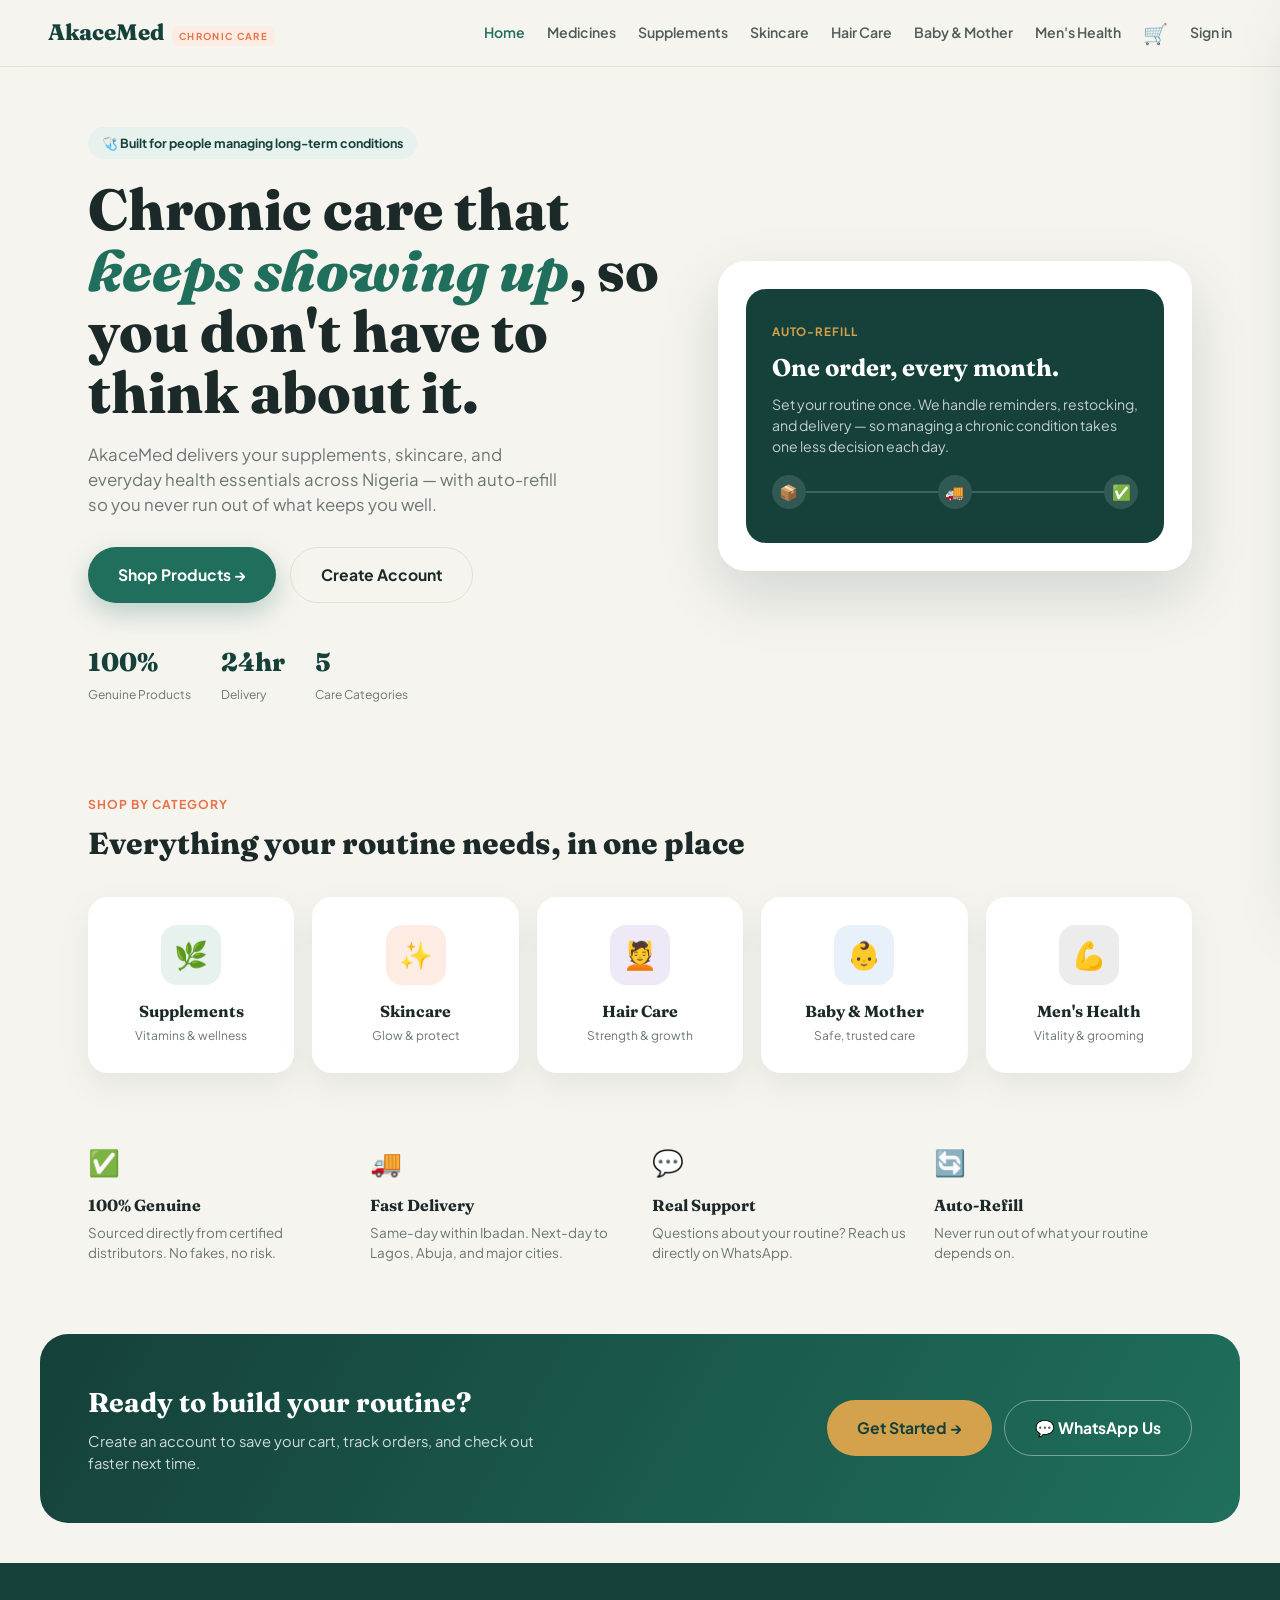
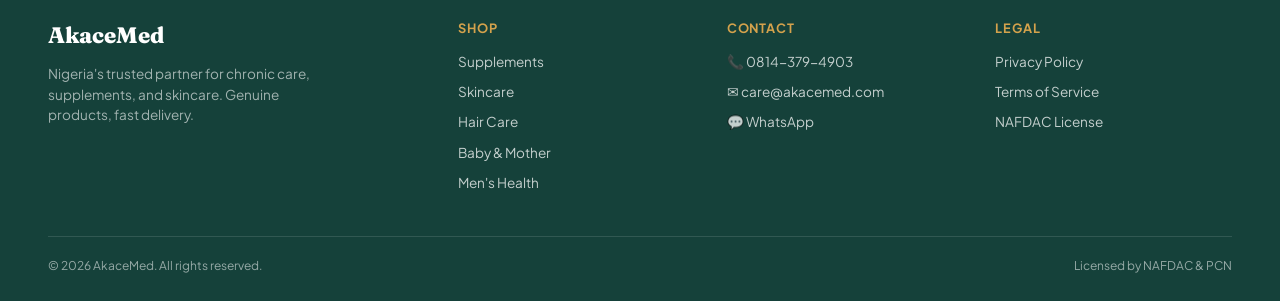
<file: index.html>
<!doctype html>
<html lang="en">
<head>
<meta charset="UTF-8" />
<meta name="viewport" content="width=device-width, initial-scale=1.0" />
<title>AkaceMed — Chronic Care, Delivered</title>
<link href="https://fonts.googleapis.com/css2?family=Fraunces:ital,wght@0,600;0,700;0,800;1,600&family=Plus+Jakarta+Sans:wght@300;400;500;600;700&display=swap" rel="stylesheet" />
<link rel="stylesheet" href="style.css" />
<style>
  .hero {
    max-width: 1200px;
    margin: 0 auto;
    padding: 60px 48px 20px;
    display: grid;
    grid-template-columns: 1.1fr 0.9fr;
    gap: 50px;
    align-items: center;
  }
  .hero-badge {
    display: inline-flex;
    align-items: center;
    gap: 6px;
    background: var(--brand-soft);
    color: var(--brand-dark);
    font-size: 0.78rem;
    font-weight: 700;
    padding: 7px 14px;
    border-radius: 999px;
    margin-bottom: 20px;
  }
  .hero h1 {
    font-family: var(--font-display);
    font-size: clamp(2.4rem, 4.6vw, 3.6rem);
    font-weight: 800;
    line-height: 1.06;
  }
  .hero h1 em { font-style: italic; color: var(--brand); }
  .hero-sub {
    margin-top: 18px;
    color: var(--gray);
    font-size: 1.05rem;
    max-width: 480px;
  }
  .hero-actions { display: flex; gap: 14px; margin-top: 30px; flex-wrap: wrap; }
  .hero-stats { display: flex; gap: 30px; margin-top: 40px; flex-wrap: wrap; }
  .stat-num { font-family: var(--font-display); font-size: 1.6rem; font-weight: 800; display: block; color: var(--brand-dark); }
  .stat-label { font-size: 0.75rem; color: var(--gray); }

  .hero-visual {
    background: var(--card);
    border-radius: 28px;
    padding: 28px;
    box-shadow: var(--shadow-lg);
    position: relative;
  }
  .hero-visual-inner {
    background: var(--brand-dark);
    border-radius: 20px;
    padding: 34px 26px;
    color: #fff;
  }
  .hero-visual-inner .tag {
    font-size: 0.72rem;
    letter-spacing: 0.08em;
    text-transform: uppercase;
    color: var(--gold);
    font-weight: 700;
  }
  .hero-visual-inner h3 {
    font-family: var(--font-display);
    font-size: 1.5rem;
    margin: 10px 0 8px;
  }
  .hero-visual-inner p {
    font-size: 0.88rem;
    color: rgba(255, 255, 255, 0.75);
    margin-bottom: 18px;
  }
  .refill-cycle {
    display: flex;
    align-items: center;
    gap: 0;
    margin-top: 10px;
  }
  .refill-dot {
    width: 34px; height: 34px; border-radius: 50%;
    background: rgba(255,255,255,0.12);
    display: flex; align-items: center; justify-content: center;
    font-size: 0.95rem;
  }
  .refill-line { flex: 1; height: 2px; background: rgba(255,255,255,0.18); }

  .categories-section {
    max-width: 1200px;
    margin: 70px auto 0;
    padding: 0 48px;
  }
  .section-head { margin-bottom: 30px; }
  .section-head .eyebrow {
    font-size: 0.76rem; font-weight: 700; letter-spacing: 0.08em;
    text-transform: uppercase; color: var(--accent);
    margin-bottom: 8px;
  }
  .section-head h2 {
    font-family: var(--font-display);
    font-size: 1.9rem; font-weight: 800;
  }
  .cat-tiles {
    display: grid;
    grid-template-columns: repeat(5, 1fr);
    gap: 18px;
  }
  .cat-tile {
    background: var(--card);
    border-radius: 20px;
    padding: 28px 20px;
    text-align: center;
    box-shadow: var(--shadow);
    transition: transform 0.2s ease, box-shadow 0.2s ease;
  }
  .cat-tile:hover { transform: translateY(-5px); box-shadow: var(--shadow-lg); }
  .cat-tile-icon {
    width: 60px; height: 60px; border-radius: 16px;
    display: flex; align-items: center; justify-content: center;
    font-size: 1.7rem; margin: 0 auto 14px;
  }
  .cat-tile h4 { font-family: var(--font-display); font-size: 1rem; font-weight: 700; margin-bottom: 4px; }
  .cat-tile p { font-size: 0.75rem; color: var(--gray); }

  .benefits {
    max-width: 1200px;
    margin: 70px auto 0;
    padding: 0 48px;
    display: grid;
    grid-template-columns: repeat(4, 1fr);
    gap: 24px;
  }
  .benefit { text-align: left; }
  .benefit-icon { font-size: 1.6rem; margin-bottom: 12px; display: block; }
  .benefit h4 { font-family: var(--font-display); font-size: 1rem; margin-bottom: 6px; }
  .benefit p { font-size: 0.84rem; color: var(--gray); }

  .cta-banner {
    max-width: 1200px;
    margin: 70px auto 0;
    background: linear-gradient(120deg, var(--brand-dark), var(--brand));
    border-radius: 28px;
    padding: 48px;
    color: #fff;
    display: flex;
    align-items: center;
    justify-content: space-between;
    gap: 30px;
    flex-wrap: wrap;
  }
  .cta-banner h2 { font-family: var(--font-display); font-size: 1.7rem; margin-bottom: 8px; }
  .cta-banner p { color: rgba(255,255,255,0.8); max-width: 460px; font-size: 0.92rem; }
  .cta-actions { display: flex; gap: 12px; flex-wrap: wrap; }

  @media (max-width: 900px) {
    .hero { grid-template-columns: 1fr; padding: 40px 20px 10px; }
    .categories-section, .benefits, .cta-banner { padding-left: 20px; padding-right: 20px; margin-left: 12px; margin-right: 12px; }
    .cat-tiles { grid-template-columns: repeat(2, 1fr); }
    .benefits { grid-template-columns: 1fr 1fr; }
  }
</style>
</head>
<body>

<nav>
  <a href="index.html" class="logo">AkaceMed <span class="logo-tag">CHRONIC CARE</span></a>
  <div class="nav-links">
    <a href="index.html" class="nav-link active">Home</a>
    <a href="medicines.html" class="nav-link">Medicines</a>
    <a href="supplements.html" class="nav-link">Supplements</a>
    <a href="skincare.html" class="nav-link">Skincare</a>
    <a href="haircare.html" class="nav-link">Hair Care</a>
    <a href="baby.html" class="nav-link">Baby & Mother</a>
    <a href="mens.html" class="nav-link">Men's Health</a>
    <div class="cart-icon" id="cartIcon" onclick="toggleCart()">🛒<span class="cart-badge" id="cartBadge" style="display:none">0</span></div>
    <a href="login.html" class="nav-link" id="authLink">Sign in</a>
  </div>
</nav>

<div class="cart-overlay" id="cartOverlay"></div>
<div class="cart-drawer" id="cartDrawer">
  <div class="cart-header">
    <h3>Your Cart</h3>
    <button class="cart-close" onclick="toggleCart()">✕</button>
  </div>
  <div class="cart-items" id="cartItems"></div>
  <div class="cart-footer" id="cartFooter" style="display:none">
    <div class="cart-total-row"><span>Total</span><span id="cartTotal">₦0</span></div>
    <button class="cart-checkout-btn" onclick="goToCheckout()">Proceed to Checkout →</button>
    <p class="cart-foot-note">Secure payment via Paystack</p>
  </div>
</div>

<section class="hero">
  <div>
    <div class="hero-badge">🩺 Built for people managing long-term conditions</div>
    <h1>Chronic care that <em>keeps showing up</em>, so you don't have to think about it.</h1>
    <p class="hero-sub">AkaceMed delivers your supplements, skincare, and everyday health essentials across Nigeria — with auto-refill so you never run out of what keeps you well.</p>
    <div class="hero-actions">
      <a href="supplements.html" class="btn btn-brand btn-lg">Shop Products →</a>
      <a href="login.html" class="btn btn-outline btn-lg">Create Account</a>
    </div>
    <div class="hero-stats">
      <div><span class="stat-num">100%</span><span class="stat-label">Genuine Products</span></div>
      <div><span class="stat-num">24hr</span><span class="stat-label">Delivery</span></div>
      <div><span class="stat-num">5</span><span class="stat-label">Care Categories</span></div>
    </div>
  </div>
  <div class="hero-visual">
    <div class="hero-visual-inner">
      <div class="tag">Auto-Refill</div>
      <h3>One order, every month.</h3>
      <p>Set your routine once. We handle reminders, restocking, and delivery — so managing a chronic condition takes one less decision each day.</p>
      <div class="refill-cycle">
        <div class="refill-dot">📦</div>
        <div class="refill-line"></div>
        <div class="refill-dot">🚚</div>
        <div class="refill-line"></div>
        <div class="refill-dot">✅</div>
      </div>
    </div>
  </div>
</section>

<section class="categories-section" id="categories">
  <div class="section-head">
    <div class="eyebrow">Shop by category</div>
    <h2>Everything your routine needs, in one place</h2>
  </div>
  <div class="cat-tiles">
    <a href="supplements.html" class="cat-tile">
      <div class="cat-tile-icon" style="background:var(--cat-supp-soft)">🌿</div>
      <h4>Supplements</h4>
      <p>Vitamins & wellness</p>
    </a>
    <a href="skincare.html" class="cat-tile">
      <div class="cat-tile-icon" style="background:var(--cat-skin-soft)">✨</div>
      <h4>Skincare</h4>
      <p>Glow & protect</p>
    </a>
    <a href="haircare.html" class="cat-tile">
      <div class="cat-tile-icon" style="background:var(--cat-hair-soft)">💆</div>
      <h4>Hair Care</h4>
      <p>Strength & growth</p>
    </a>
    <a href="baby.html" class="cat-tile">
      <div class="cat-tile-icon" style="background:var(--cat-baby-soft)">👶</div>
      <h4>Baby & Mother</h4>
      <p>Safe, trusted care</p>
    </a>
    <a href="mens.html" class="cat-tile">
      <div class="cat-tile-icon" style="background:var(--cat-mens-soft)">💪</div>
      <h4>Men's Health</h4>
      <p>Vitality & grooming</p>
    </a>
  </div>
</section>

<section class="benefits">
  <div class="benefit">
    <span class="benefit-icon">✅</span>
    <h4>100% Genuine</h4>
    <p>Sourced directly from certified distributors. No fakes, no risk.</p>
  </div>
  <div class="benefit">
    <span class="benefit-icon">🚚</span>
    <h4>Fast Delivery</h4>
    <p>Same-day within Ibadan. Next-day to Lagos, Abuja, and major cities.</p>
  </div>
  <div class="benefit">
    <span class="benefit-icon">💬</span>
    <h4>Real Support</h4>
    <p>Questions about your routine? Reach us directly on WhatsApp.</p>
  </div>
  <div class="benefit">
    <span class="benefit-icon">🔄</span>
    <h4>Auto-Refill</h4>
    <p>Never run out of what your routine depends on.</p>
  </div>
</section>

<div class="cta-banner">
  <div>
    <h2>Ready to build your routine?</h2>
    <p>Create an account to save your cart, track orders, and check out faster next time.</p>
  </div>
  <div class="cta-actions">
    <a href="login.html" class="btn btn-gold btn-lg">Get Started →</a>
    <a href="https://wa.me/2348143794903?text=Hello%20AkaceMed,%20I%20have%20a%20question" target="_blank" class="btn btn-outline btn-lg" style="border-color:rgba(255,255,255,0.4);color:#fff;">💬 WhatsApp Us</a>
  </div>
</div>

<footer>
  <div class="footer-grid">
    <div class="footer-brand">
      <a href="index.html" class="logo">AkaceMed</a>
      <p>Nigeria's trusted partner for chronic care, supplements, and skincare. Genuine products, fast delivery.</p>
    </div>
    <div class="footer-col">
      <h4>Shop</h4>
      <a href="supplements.html">Supplements</a>
      <a href="skincare.html">Skincare</a>
      <a href="haircare.html">Hair Care</a>
      <a href="baby.html">Baby & Mother</a>
      <a href="mens.html">Men's Health</a>
    </div>
    <div class="footer-col">
      <h4>Contact</h4>
      <a href="tel:+2348143794903">📞 0814-379-4903</a>
      <a href="mailto:care@akacemed.com">✉ care@akacemed.com</a>
      <a href="https://wa.me/2348143794903">💬 WhatsApp</a>
    </div>
    <div class="footer-col">
      <h4>Legal</h4>
      <a href="#">Privacy Policy</a>
      <a href="#">Terms of Service</a>
      <a href="#">NAFDAC License</a>
    </div>
  </div>
  <div class="footer-bottom">
    <p>© 2026 AkaceMed. All rights reserved.</p>
    <p>Licensed by NAFDAC & PCN</p>
  </div>
</footer>

<div class="toast" id="toast"></div>

<script src="products.js"></script>
<script src="cart.js"></script>
</body>
</html>
</file>
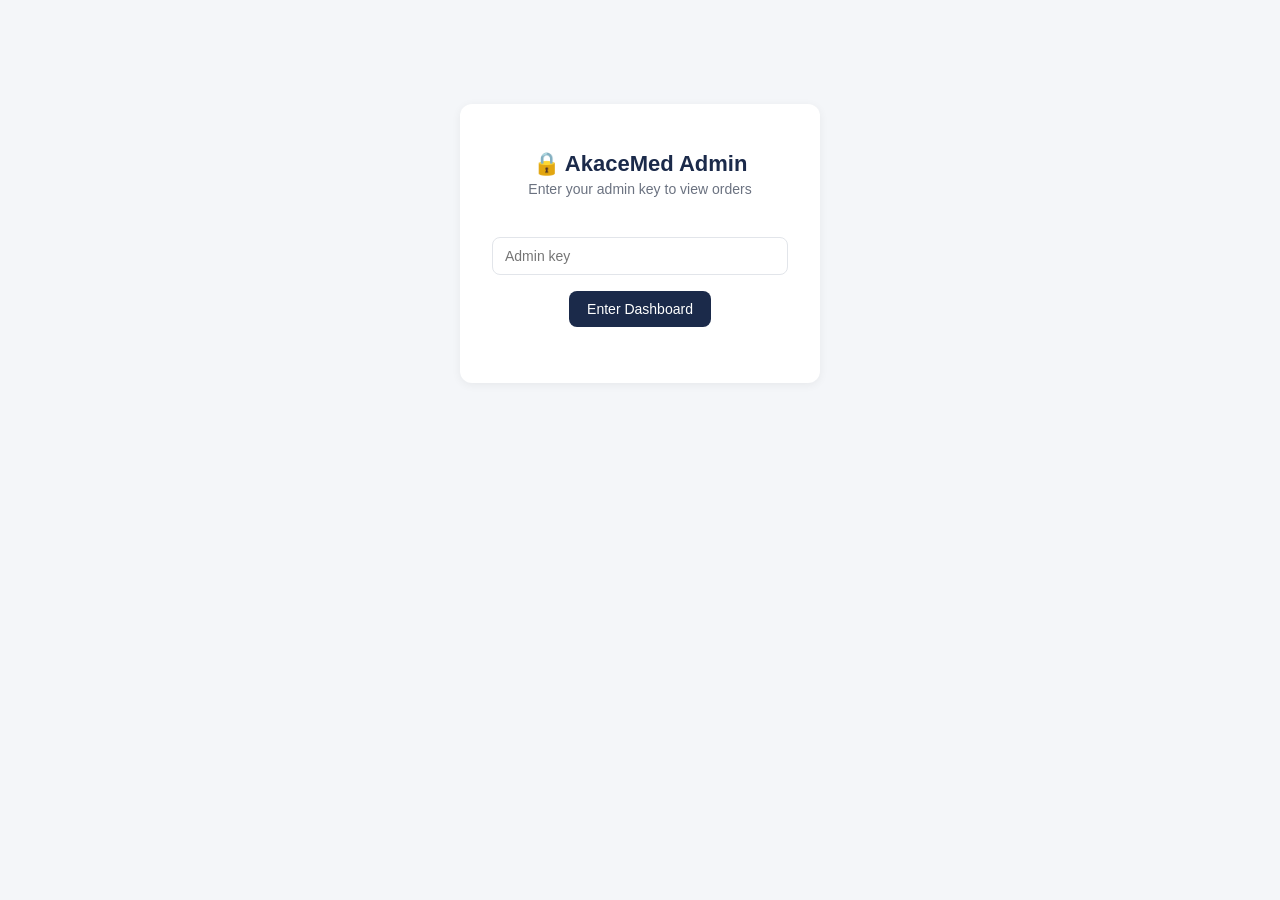
<file: admin-orders.html>
<!DOCTYPE html>
<html lang="en">
<head>
<meta charset="UTF-8" />
<meta name="viewport" content="width=device-width, initial-scale=1.0" />
<title>AkaceMed — Order Dashboard</title>
<style>
  :root {
    --navy: #1B2A4A;
    --lime: #5B8C3A;
    --bg: #f4f6f9;
    --card: #ffffff;
    --grey: #6b7280;
    --border: #e2e5ea;
  }
  * { box-sizing: border-box; }
  body {
    font-family: -apple-system, Segoe UI, Roboto, Helvetica, Arial, sans-serif;
    background: var(--bg);
    margin: 0;
    padding: 24px;
    color: #1a1a1a;
  }
  h1 { color: var(--navy); font-size: 22px; margin-bottom: 4px; }
  .sub { color: var(--grey); font-size: 14px; margin-bottom: 24px; }

  #login-screen {
    max-width: 360px;
    margin: 80px auto;
    background: var(--card);
    padding: 32px;
    border-radius: 12px;
    box-shadow: 0 2px 10px rgba(0,0,0,0.06);
    text-align: center;
  }
  #login-screen input {
    width: 100%;
    padding: 10px 12px;
    margin: 16px 0;
    border: 1px solid var(--border);
    border-radius: 8px;
    font-size: 14px;
  }
  #login-screen button, .refresh-btn {
    background: var(--navy);
    color: white;
    border: none;
    padding: 10px 18px;
    border-radius: 8px;
    cursor: pointer;
    font-size: 14px;
  }
  #login-screen button:hover, .refresh-btn:hover { opacity: 0.9; }
  #error-msg { color: #c0392b; font-size: 13px; margin-top: 8px; min-height: 16px; }

  #dashboard { display: none; }

  .toolbar {
    display: flex;
    justify-content: space-between;
    align-items: center;
    margin-bottom: 16px;
    flex-wrap: wrap;
    gap: 10px;
  }
  .filters button {
    background: white;
    border: 1px solid var(--border);
    padding: 6px 14px;
    border-radius: 20px;
    font-size: 13px;
    cursor: pointer;
    margin-right: 6px;
  }
  .filters button.active {
    background: var(--navy);
    color: white;
    border-color: var(--navy);
  }

  .order-card {
    background: var(--card);
    border-radius: 10px;
    padding: 16px 20px;
    margin-bottom: 12px;
    box-shadow: 0 1px 4px rgba(0,0,0,0.05);
    border-left: 4px solid var(--lime);
  }
  .order-card.pending { border-left-color: #e0a30f; }
  .order-card.confirmed { border-left-color: #2f80ed; }
  .order-card.shipped { border-left-color: #8e44ad; }
  .order-card.delivered { border-left-color: var(--lime); }
  .order-card.cancelled { border-left-color: #c0392b; opacity: 0.6; }

  .order-top {
    display: flex;
    justify-content: space-between;
    align-items: flex-start;
    flex-wrap: wrap;
    gap: 8px;
  }
  .order-number { font-weight: 700; color: var(--navy); }
  .order-date { font-size: 12px; color: var(--grey); }
  .customer { margin: 8px 0 4px; font-size: 14px; }
  .address { font-size: 13px; color: var(--grey); margin-bottom: 8px; }
  .items { font-size: 13px; margin: 8px 0; line-height: 1.6; }
  .item-row { display: flex; justify-content: space-between; }
  .rx-tag {
    background: #fdecea;
    color: #c0392b;
    font-size: 10px;
    padding: 1px 6px;
    border-radius: 4px;
    margin-left: 6px;
  }
  .total-row {
    font-weight: 700;
    margin-top: 6px;
    border-top: 1px dashed var(--border);
    padding-top: 6px;
  }

  .status-row {
    display: flex;
    align-items: center;
    gap: 10px;
    margin-top: 12px;
  }
  select {
    padding: 6px 10px;
    border-radius: 6px;
    border: 1px solid var(--border);
    font-size: 13px;
  }
  .empty-state {
    text-align: center;
    color: var(--grey);
    padding: 60px 0;
  }
</style>
</head>
<body>

<div id="login-screen">
  <h1>🔒 AkaceMed Admin</h1>
  <div class="sub">Enter your admin key to view orders</div>
  <input type="password" id="admin-key-input" placeholder="Admin key" />
  <br />
  <button onclick="login()">Enter Dashboard</button>
  <div id="error-msg"></div>
</div>

<div id="dashboard">
  <h1>AkaceMed Order Dashboard</h1>
  <div class="sub">Track and update customer orders</div>

  <div class="toolbar">
    <div class="filters">
      <button class="active" data-status="">All</button>
      <button data-status="pending">Pending</button>
      <button data-status="confirmed">Confirmed</button>
      <button data-status="shipped">Shipped</button>
      <button data-status="delivered">Delivered</button>
      <button data-status="cancelled">Cancelled</button>
    </div>
    <button class="refresh-btn" onclick="loadOrders()">↻ Refresh</button>
  </div>

  <div id="orders-list"></div>
</div>

<script>
  // 👇 Update this to your deployed backend URL
  const API_BASE = 'https://akacemed-backend.onrender.com/api/orders';

  let adminKey = '';
  let currentFilter = '';

  function login() {
    const input = document.getElementById('admin-key-input').value.trim();
    if (!input) return;
    adminKey = input;
    loadOrders();
  }

  document.querySelectorAll('.filters button').forEach((btn) => {
    btn.addEventListener('click', () => {
      document.querySelectorAll('.filters button').forEach((b) => b.classList.remove('active'));
      btn.classList.add('active');
      currentFilter = btn.dataset.status;
      loadOrders();
    });
  });

  async function loadOrders() {
    const errorEl = document.getElementById('error-msg');
    errorEl.textContent = '';

    try {
      const url = currentFilter ? `${API_BASE}?status=${currentFilter}` : API_BASE;
      const res = await fetch(url, {
        headers: { 'x-admin-key': adminKey },
      });

      if (res.status === 401) {
        errorEl.textContent = 'Invalid admin key.';
        return;
      }

      const data = await res.json();

      document.getElementById('login-screen').style.display = 'none';
      document.getElementById('dashboard').style.display = 'block';

      renderOrders(data.orders);
    } catch (err) {
      errorEl.textContent = 'Could not reach server. Check your connection.';
    }
  }

  function renderOrders(orders) {
    const list = document.getElementById('orders-list');

    if (!orders.length) {
      list.innerHTML = `<div class="empty-state">No orders here yet.</div>`;
      return;
    }

    list.innerHTML = orders.map((order) => `
      <div class="order-card ${order.status}">
        <div class="order-top">
          <span class="order-number">${order.orderNumber}</span>
          <span class="order-date">${new Date(order.createdAt).toLocaleString()}</span>
        </div>
        <div class="customer">👤 ${order.customerName} — ${order.phone}</div>
        <div class="address">📍 ${order.address}</div>
        <div class="items">
          ${order.items.map(item => `
            <div class="item-row">
              <span>${item.qty}× ${item.name} ${item.rx ? '<span class="rx-tag">RX</span>' : ''}</span>
              <span>₦${(item.price * item.qty).toLocaleString()}</span>
            </div>
          `).join('')}
          <div class="item-row total-row">
            <span>Total</span>
            <span>₦${order.total.toLocaleString()}</span>
          </div>
        </div>
        <div class="status-row">
          <label>Status:</label>
          <select onchange="updateStatus('${order.id}', this.value)">
            ${['pending','confirmed','shipped','delivered','cancelled'].map(s =>
              `<option value="${s}" ${s === order.status ? 'selected' : ''}>${s}</option>`
            ).join('')}
          </select>
        </div>
      </div>
    `).join('');
  }

  async function updateStatus(orderId, newStatus) {
    try {
      await fetch(`${API_BASE}/${orderId}`, {
        method: 'PATCH',
        headers: {
          'Content-Type': 'application/json',
          'x-admin-key': adminKey,
        },
        body: JSON.stringify({ status: newStatus }),
      });
      loadOrders();
    } catch (err) {
      alert('Could not update status. Try again.');
    }
  }
</script>

</body>
</html>
</file>
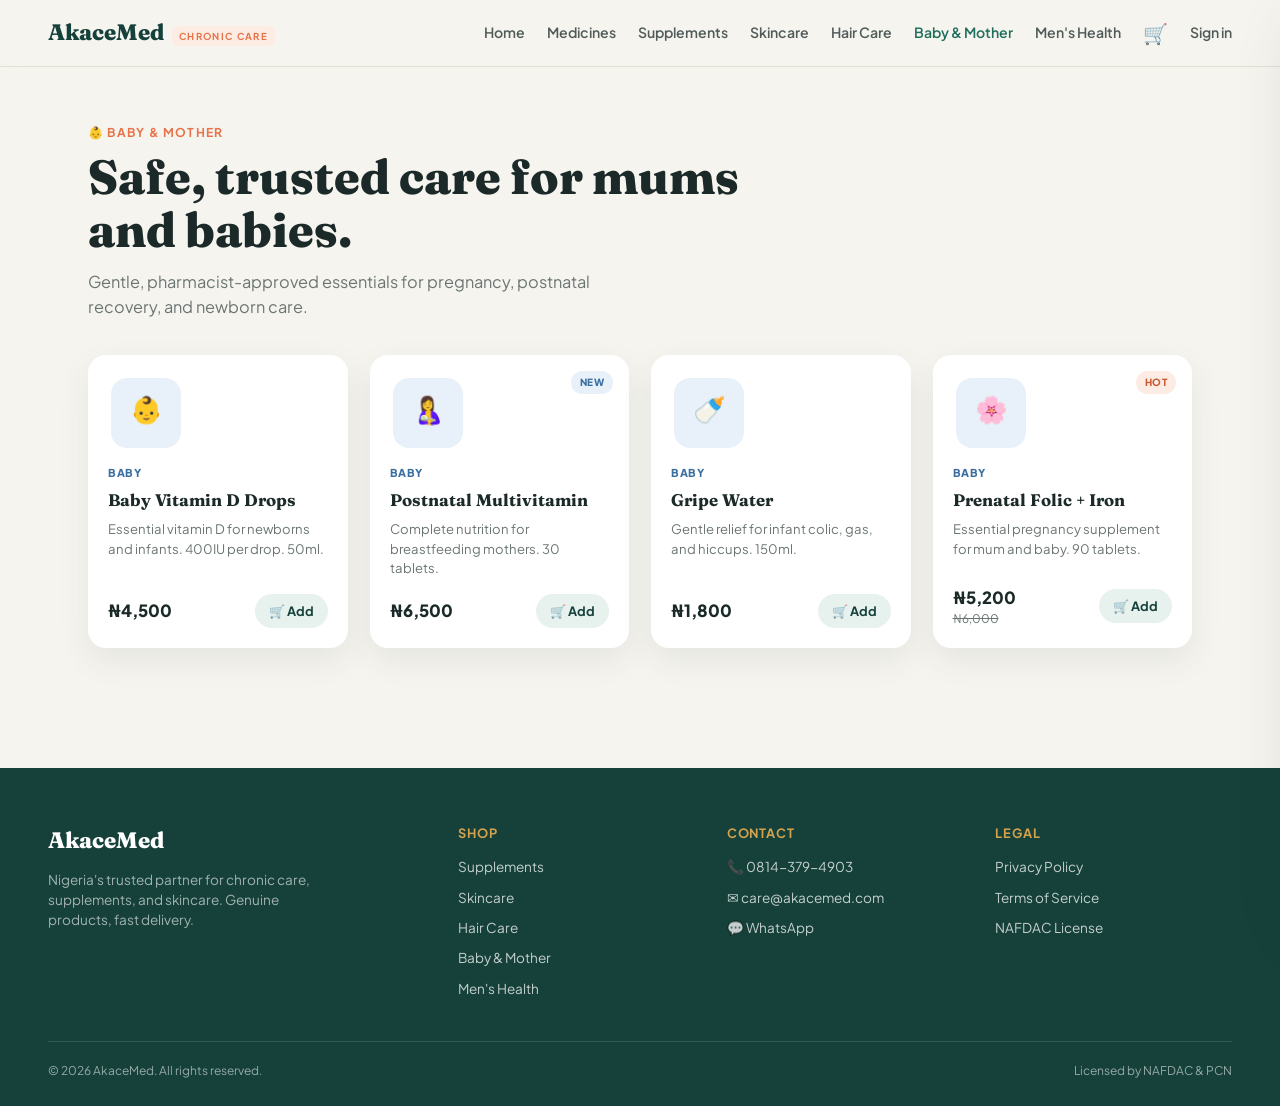
<file: baby.html>
<!doctype html>
<html lang="en">
<head>
<meta charset="UTF-8" />
<meta name="viewport" content="width=device-width, initial-scale=1.0" />
<title>Baby & Mother — AkaceMed</title>
<link href="https://fonts.googleapis.com/css2?family=Fraunces:ital,wght@0,600;0,700;0,800;1,600&family=Plus+Jakarta+Sans:wght@300;400;500;600;700&display=swap" rel="stylesheet" />
<link rel="stylesheet" href="style.css" />
</head>
<body>

<nav>
  <a href="index.html" class="logo">AkaceMed <span class="logo-tag">CHRONIC CARE</span></a>
  <div class="nav-links">
    <a href="index.html" class="nav-link">Home</a>
    <a href="medicines.html" class="nav-link">Medicines</a>
    <a href="supplements.html" class="nav-link">Supplements</a>
    <a href="skincare.html" class="nav-link">Skincare</a>
    <a href="haircare.html" class="nav-link">Hair Care</a>
    <a href="baby.html" class="nav-link active">Baby & Mother</a>
    <a href="mens.html" class="nav-link">Men's Health</a>
    <div class="cart-icon" id="cartIcon" onclick="toggleCart()">🛒<span class="cart-badge" id="cartBadge" style="display:none">0</span></div>
    <a href="login.html" class="nav-link" id="authLink">Sign in</a>
  </div>
</nav>

<div class="cart-overlay" id="cartOverlay"></div>
<div class="cart-drawer" id="cartDrawer">
  <div class="cart-header"><h3>Your Cart</h3><button class="cart-close" onclick="toggleCart()">✕</button></div>
  <div class="cart-items" id="cartItems"></div>
  <div class="cart-footer" id="cartFooter" style="display:none">
    <div class="cart-total-row"><span>Total</span><span id="cartTotal">₦0</span></div>
    <button class="cart-checkout-btn" onclick="goToCheckout()">Proceed to Checkout →</button>
    <p class="cart-foot-note">Secure payment via Paystack</p>
  </div>
</div>

<section class="page-hero">
  <div class="page-hero-eyebrow">👶 Baby & Mother</div>
  <h1>Safe, trusted care for mums and babies.</h1>
  <p>Gentle, pharmacist-approved essentials for pregnancy, postnatal recovery, and newborn care.</p>
</section>

<div class="prod-grid" id="grid-baby"></div>

<footer>
  <div class="footer-grid">
    <div class="footer-brand">
      <a href="index.html" class="logo">AkaceMed</a>
      <p>Nigeria's trusted partner for chronic care, supplements, and skincare. Genuine products, fast delivery.</p>
    </div>
    <div class="footer-col">
      <h4>Shop</h4>
      <a href="supplements.html">Supplements</a>
      <a href="skincare.html">Skincare</a>
      <a href="haircare.html">Hair Care</a>
      <a href="baby.html">Baby & Mother</a>
      <a href="mens.html">Men's Health</a>
    </div>
    <div class="footer-col">
      <h4>Contact</h4>
      <a href="tel:+2348143794903">📞 0814-379-4903</a>
      <a href="mailto:care@akacemed.com">✉ care@akacemed.com</a>
      <a href="https://wa.me/2348143794903">💬 WhatsApp</a>
    </div>
    <div class="footer-col">
      <h4>Legal</h4>
      <a href="#">Privacy Policy</a>
      <a href="#">Terms of Service</a>
      <a href="#">NAFDAC License</a>
    </div>
  </div>
  <div class="footer-bottom">
    <p>© 2026 AkaceMed. All rights reserved.</p>
    <p>Licensed by NAFDAC & PCN</p>
  </div>
</footer>

<div class="toast" id="toast"></div>

<script src="products.js"></script>
<script src="cart.js"></script>
<script>
  renderProductGrid("baby", "grid-baby");
</script>
</body>
</html>
</file>
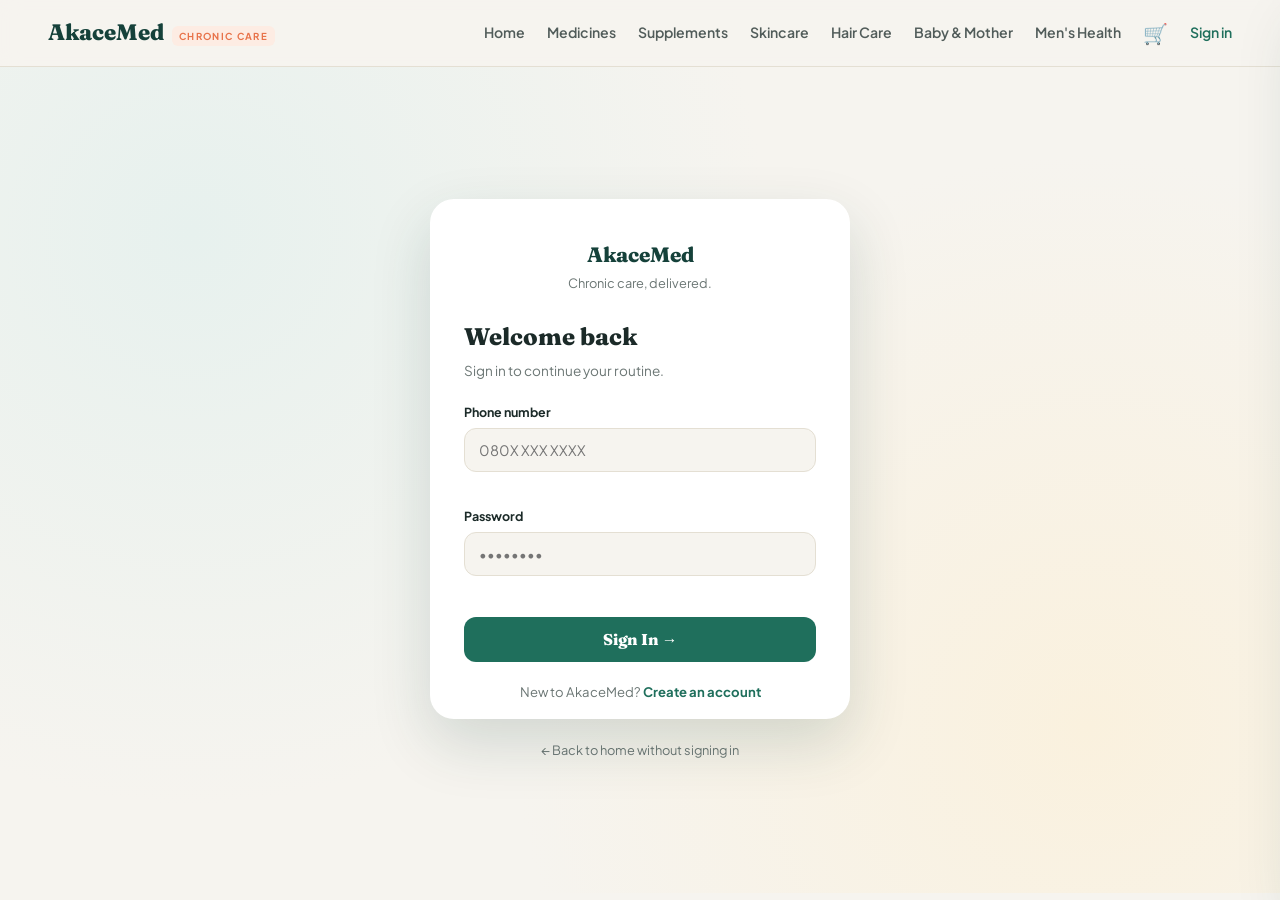
<file: checkout (1).html>
<!doctype html>
<html lang="en">
<head>
<meta charset="UTF-8" />
<meta name="viewport" content="width=device-width, initial-scale=1.0" />
<title>Checkout — AkaceMed</title>
<link href="https://fonts.googleapis.com/css2?family=Fraunces:ital,wght@0,600;0,700;0,800;1,600&family=Plus+Jakarta+Sans:wght@300;400;500;600;700&display=swap" rel="stylesheet" />
<link rel="stylesheet" href="style.css" />
<script src="https://js.paystack.co/v1/inline.js"></script>
<style>
  .checkout-wrap {
    max-width: 900px;
    margin: 0 auto;
    padding: 50px 24px 100px;
    display: grid;
    grid-template-columns: 1fr 340px;
    gap: 30px;
    align-items: start;
  }
  .checkout-head { grid-column: 1 / -1; margin-bottom: 6px; }
  .checkout-head .eyebrow {
    font-size: 0.76rem; font-weight: 700; letter-spacing: 0.08em;
    text-transform: uppercase; color: var(--accent); margin-bottom: 6px;
  }
  .checkout-head h1 { font-family: var(--font-display); font-size: 1.9rem; font-weight: 800; }

  .panel {
    background: var(--card);
    border-radius: 20px;
    padding: 26px;
    box-shadow: var(--shadow);
  }
  .panel h3 {
    font-family: var(--font-display);
    font-size: 1.1rem;
    margin-bottom: 16px;
  }

  .co-item {
    display: flex;
    gap: 14px;
    padding: 14px 0;
    border-bottom: 1px solid var(--line);
    align-items: center;
  }
  .co-item:last-child { border-bottom: none; }
  .co-item img { width: 52px; height: 52px; border-radius: 12px; object-fit: cover; background: var(--bg); }
  .co-item-name { font-weight: 700; font-size: 0.9rem; }
  .co-item-qty { font-size: 0.76rem; color: var(--gray); }
  .co-item-price { margin-left: auto; font-weight: 800; font-size: 0.9rem; }

  .co-row {
    display: flex; justify-content: space-between;
    font-size: 0.88rem; margin-bottom: 10px; color: var(--gray);
  }
  .co-row.total {
    font-weight: 800; font-size: 1.1rem; color: var(--ink);
    border-top: 1px solid var(--line); padding-top: 14px; margin-top: 6px;
  }

  .field { margin-bottom: 14px; }
  .field label { display: block; font-size: 0.78rem; font-weight: 700; margin-bottom: 6px; }
  .field input, .field textarea {
    width: 100%; padding: 11px 13px; border-radius: 10px;
    border: 1.5px solid var(--line); font-family: inherit; font-size: 0.88rem;
    background: var(--bg);
  }
  .field input:focus, .field textarea:focus { outline: none; border-color: var(--brand); background: #fff; }

  .pay-btn {
    width: 100%; padding: 14px; border-radius: 12px; border: none;
    background: var(--brand); color: #fff; font-family: var(--font-display);
    font-weight: 800; font-size: 1rem; margin-top: 10px;
  }
  .pay-note { text-align: center; font-size: 0.75rem; color: var(--gray); margin-top: 10px; }
  .pay-note a { color: var(--blue); font-weight: 700; }

  .empty-state {
    grid-column: 1 / -1;
    text-align: center;
    padding: 80px 20px;
  }
  .empty-state span { font-size: 2.6rem; display: block; margin-bottom: 14px; }
  .empty-state h3 { font-family: var(--font-display); font-size: 1.3rem; margin-bottom: 8px; }
  .empty-state p { color: var(--gray); margin-bottom: 20px; }

  .success-modal-overlay {
    position: fixed; inset: 0; background: rgba(21,65,58,0.45);
    display: none; align-items: center; justify-content: center; z-index: 2000; padding: 20px;
  }
  .success-modal-overlay.open { display: flex; }
  .success-modal {
    background: #fff; border-radius: 24px; padding: 44px 36px; text-align: center; max-width: 380px;
    box-shadow: var(--shadow-lg);
  }
  .success-modal .icon {
    width: 70px; height: 70px; border-radius: 50%; background: var(--brand-soft);
    color: var(--brand); font-size: 2rem; display: flex; align-items: center; justify-content: center;
    margin: 0 auto 18px;
  }
  .success-modal h3 { font-family: var(--font-display); font-size: 1.3rem; margin-bottom: 8px; }
  .success-modal p { color: var(--gray); font-size: 0.88rem; margin-bottom: 22px; }

  @media (max-width: 760px) {
    .checkout-wrap { grid-template-columns: 1fr; }
  }
</style>
</head>
<body>

<nav>
  <a href="home.html" class="logo">AkaceMed <span class="logo-tag">CHRONIC CARE</span></a>
  <div class="nav-links">
    <a href="home.html" class="nav-link">Home</a>
    <a href="medicines.html" class="nav-link">Medicines</a>
    <a href="supplements.html" class="nav-link">Supplements</a>
    <a href="skincare.html" class="nav-link">Skincare</a>
    <a href="haircare.html" class="nav-link">Hair Care</a>
    <a href="baby.html" class="nav-link">Baby & Mother</a>
    <a href="mens.html" class="nav-link">Men's Health</a>
    <div class="cart-icon" id="cartIcon" onclick="toggleCart()">🛒<span class="cart-badge" id="cartBadge" style="display:none">0</span></div>
    <a href="login.html" class="nav-link" id="authLink">Sign in</a>
  </div>
</nav>

<div class="cart-overlay" id="cartOverlay"></div>
<div class="cart-drawer" id="cartDrawer">
  <div class="cart-header"><h3>Your Cart</h3><button class="cart-close" onclick="toggleCart()">✕</button></div>
  <div class="cart-items" id="cartItems"></div>
  <div class="cart-footer" id="cartFooter" style="display:none">
    <div class="cart-total-row"><span>Total</span><span id="cartTotal">₦0</span></div>
    <button class="cart-checkout-btn" onclick="goToCheckout()">Proceed to Checkout →</button>
    <p class="cart-foot-note">Secure payment via Paystack</p>
  </div>
</div>

<div class="checkout-wrap" id="checkoutWrap">
  <div class="checkout-head">
    <div class="eyebrow">Almost there</div>
    <h1>Checkout</h1>
  </div>

  <div id="checkoutContent"></div>
</div>

<div class="success-modal-overlay" id="successOverlay">
  <div class="success-modal">
    <div class="icon">🎉</div>
    <h3>Payment successful!</h3>
    <p>Your order is confirmed. We'll send delivery updates by SMS and WhatsApp.</p>
    <a href="home.html" class="btn btn-brand" style="width:100%;">Back to Home</a>
  </div>
</div>

<div class="toast" id="toast"></div>

<script src="products.js"></script>
<script src="cart.js"></script>
<script>
  const session = getSession();
  if (!session) {
    window.location.href = "login.html?redirect=checkout";
  }

  const DELIVERY_FEE = 1200;

  function renderCheckout() {
    const wrap = document.getElementById("checkoutContent");
    if (cart.length === 0) {
      wrap.innerHTML = `
        <div class="empty-state">
          <span>🛒</span>
          <h3>Your cart is empty</h3>
          <p>Add a few products before checking out.</p>
          <a href="supplements.html" class="btn btn-brand">Shop Products →</a>
        </div>`;
      return;
    }

    const subtotal = getCartTotal();
    const total = subtotal + DELIVERY_FEE;

    wrap.innerHTML = `
      <div class="panel">
        <h3>Order Summary</h3>
        ${cart
          .map(
            (i) => `
          <div class="co-item">
            <img src="${resolveProductImage(i)}" alt="${i.name}" />
            <div>
              <div class="co-item-name">${i.name}</div>
              <div class="co-item-qty">Qty ${i.qty}</div>
            </div>
            <div class="co-item-price">₦${(i.price * i.qty).toLocaleString()}</div>
          </div>`,
          )
          .join("")}
      </div>

      <div>
        <div class="panel" style="margin-bottom:20px;">
          <h3>Delivery Details</h3>
          <div class="field">
            <label>Full name</label>
            <input type="text" id="coName" value="${session ? session.name : ""}" />
          </div>
          <div class="field">
            <label>Phone number</label>
            <input type="tel" id="coPhone" value="${session ? session.phone : ""}" />
          </div>
          <div class="field">
            <label>Delivery address</label>
            <textarea id="coAddress" rows="3" placeholder="Street, city, state"></textarea>
          </div>
        </div>

        <div class="panel">
          <h3>Total</h3>
          <div class="co-row"><span>Subtotal</span><span>₦${subtotal.toLocaleString()}</span></div>
          <div class="co-row"><span>Delivery fee</span><span>₦${DELIVERY_FEE.toLocaleString()}</span></div>
          <div class="co-row total"><span>Total</span><span>₦${total.toLocaleString()}</span></div>
          <button class="pay-btn" onclick="payWithPaystack(${total})">💳 Pay ₦${total.toLocaleString()} with Paystack</button>
          <p class="pay-note">Or <a href="#" onclick="payViaWhatsApp(${total});return false;">pay via WhatsApp</a></p>
        </div>
      </div>
    `;
  }
  renderCheckout();

  function getDeliveryInfo() {
    return {
      name: document.getElementById("coName")?.value.trim() || session?.name || "Guest",
      phone: document.getElementById("coPhone")?.value.trim() || session?.phone || "",
      address: document.getElementById("coAddress")?.value.trim() || "",
    };
  }

  function buildOrderMessage(total) {
    const info = getDeliveryInfo();
    return encodeURIComponent(
      `🛒 NEW ORDER — AkaceMed\n\nCustomer: ${info.name}\nPhone: ${info.phone}\nAddress: ${info.address}\n\n` +
        cart.map((i) => `• ${i.name} ×${i.qty} = ₦${(i.price * i.qty).toLocaleString()}`).join("\n") +
        `\n\nTotal: ₦${total.toLocaleString()}\nPlease send payment details.`,
    );
  }

  function payViaWhatsApp(total) {
    const info = getDeliveryInfo();
    if (!info.address) {
      showToast("⚠️ Please enter your delivery address first");
      return;
    }
    window.open(`https://wa.me/2348143794903?text=${buildOrderMessage(total)}`, "_blank");
  }

  // ── ORDER TRACKING ──
  // 👇 Replace this with your real Render backend URL (the one your orders.js route lives on)
  const ORDERS_API = "https://akacemed-backend.onrender.com/api/orders";

  async function saveOrderToBackend(paystackResponse, info, total) {
    try {
      const res = await fetch(ORDERS_API, {
        method: "POST",
        headers: { "Content-Type": "application/json" },
        body: JSON.stringify({
          customerName: info.name,
          phone: info.phone,
          address: info.address,
          items: cart.map((i) => ({
            name: i.name,
            qty: i.qty,
            price: i.price,
            rx: i.rx || false,
          })),
          total: total,
          paystackRef: paystackResponse.reference,
        }),
      });

      if (!res.ok) throw new Error("Order save failed");

      const data = await res.json();
      console.log("Order saved:", data.order.orderNumber);
    } catch (err) {
      // Payment already succeeded, so we don't block the success screen —
      // but this error means the order did NOT reach your dashboard.
      // The WhatsApp confirmation message below is your backup so no order gets lost.
      console.error("Could not save order to backend:", err);
    }
  }

  // ── PAYSTACK (ready to activate — replace the key below) ──
  function payWithPaystack(total) {
    const info = getDeliveryInfo();
    if (!info.address) {
      showToast("⚠️ Please enter your delivery address first");
      return;
    }

    const PAYSTACK_KEY = "pk_test_REPLACE_WITH_YOUR_KEY";

    if (PAYSTACK_KEY === "pk_test_REPLACE_WITH_YOUR_KEY") {
      window.open(`https://wa.me/2348143794903?text=${buildOrderMessage(total)}`, "_blank");
      showToast("Order sent to WhatsApp — payment details coming!");
      return;
    }

    const handler = PaystackPop.setup({
      key: PAYSTACK_KEY,
      email: `${info.phone}@akacemed.ng`,
      amount: total * 100,
      currency: "NGN",
      ref: "AKM-" + Date.now(),
      metadata: {
        custom_fields: [
          { display_name: "Customer Name", variable_name: "customer_name", value: info.name },
          { display_name: "Delivery Address", variable_name: "address", value: info.address },
        ],
      },
      callback: function (response) {
        // Payment confirmed — save the order to your backend so it shows up
        // in the admin dashboard for delivery tracking.
        saveOrderToBackend(response, info, total);

        // Clear the cart back to zero
        resetCart();
        document.getElementById("successOverlay").classList.add("open");
        const waMsg = encodeURIComponent(
          `✅ PAYMENT CONFIRMED\nRef: ${response.reference}\nCustomer: ${info.name}\nTotal: ₦${total.toLocaleString()}`,
        );
        setTimeout(() => window.open(`https://wa.me/2348143794903?text=${waMsg}`, "_blank"), 800);
      },
      onClose: function () {
        showToast("Payment cancelled — your cart is still saved.");
      },
    });
    handler.openIframe();
  }
</script>
</body>
</html>
</file>
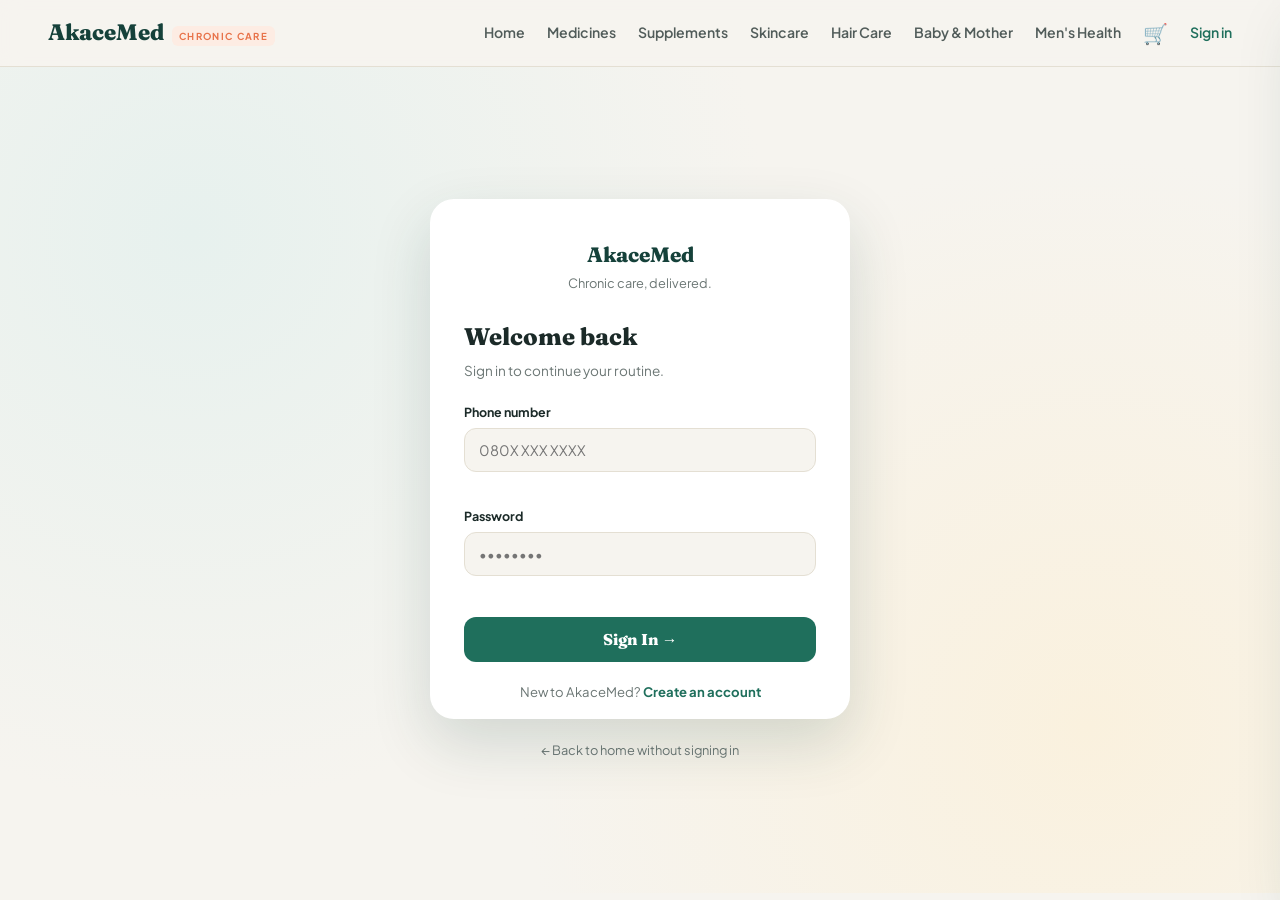
<file: checkout .html>
<!doctype html>
<html lang="en">
<head>
<meta charset="UTF-8" />
<meta name="viewport" content="width=device-width, initial-scale=1.0" />
<title>Checkout — AkaceMed</title>
<link href="https://fonts.googleapis.com/css2?family=Fraunces:ital,wght@0,600;0,700;0,800;1,600&family=Plus+Jakarta+Sans:wght@300;400;500;600;700&display=swap" rel="stylesheet" />
<link rel="stylesheet" href="style.css" />
<script src="https://js.paystack.co/v1/inline.js"></script>
<style>
  .checkout-wrap {
    max-width: 900px;
    margin: 0 auto;
    padding: 50px 24px 100px;
    display: grid;
    grid-template-columns: 1fr 340px;
    gap: 30px;
    align-items: start;
  }
  .checkout-head { grid-column: 1 / -1; margin-bottom: 6px; }
  .checkout-head .eyebrow {
    font-size: 0.76rem; font-weight: 700; letter-spacing: 0.08em;
    text-transform: uppercase; color: var(--accent); margin-bottom: 6px;
  }
  .checkout-head h1 { font-family: var(--font-display); font-size: 1.9rem; font-weight: 800; }

  .panel {
    background: var(--card);
    border-radius: 20px;
    padding: 26px;
    box-shadow: var(--shadow);
  }
  .panel h3 {
    font-family: var(--font-display);
    font-size: 1.1rem;
    margin-bottom: 16px;
  }

  .co-item {
    display: flex;
    gap: 14px;
    padding: 14px 0;
    border-bottom: 1px solid var(--line);
    align-items: center;
  }
  .co-item:last-child { border-bottom: none; }
  .co-item img { width: 52px; height: 52px; border-radius: 12px; object-fit: cover; background: var(--bg); }
  .co-item-name { font-weight: 700; font-size: 0.9rem; }
  .co-item-qty { font-size: 0.76rem; color: var(--gray); }
  .co-item-price { margin-left: auto; font-weight: 800; font-size: 0.9rem; }

  .co-row {
    display: flex; justify-content: space-between;
    font-size: 0.88rem; margin-bottom: 10px; color: var(--gray);
  }
  .co-row.total {
    font-weight: 800; font-size: 1.1rem; color: var(--ink);
    border-top: 1px solid var(--line); padding-top: 14px; margin-top: 6px;
  }

  .field { margin-bottom: 14px; }
  .field label { display: block; font-size: 0.78rem; font-weight: 700; margin-bottom: 6px; }
  .field input, .field textarea {
    width: 100%; padding: 11px 13px; border-radius: 10px;
    border: 1.5px solid var(--line); font-family: inherit; font-size: 0.88rem;
    background: var(--bg);
  }
  .field input:focus, .field textarea:focus { outline: none; border-color: var(--brand); background: #fff; }

  .pay-btn {
    width: 100%; padding: 14px; border-radius: 12px; border: none;
    background: var(--brand); color: #fff; font-family: var(--font-display);
    font-weight: 800; font-size: 1rem; margin-top: 10px;
  }
  .pay-note { text-align: center; font-size: 0.75rem; color: var(--gray); margin-top: 10px; }
  .pay-note a { color: var(--blue); font-weight: 700; }

  .empty-state {
    grid-column: 1 / -1;
    text-align: center;
    padding: 80px 20px;
  }
  .empty-state span { font-size: 2.6rem; display: block; margin-bottom: 14px; }
  .empty-state h3 { font-family: var(--font-display); font-size: 1.3rem; margin-bottom: 8px; }
  .empty-state p { color: var(--gray); margin-bottom: 20px; }

  .success-modal-overlay {
    position: fixed; inset: 0; background: rgba(21,65,58,0.45);
    display: none; align-items: center; justify-content: center; z-index: 2000; padding: 20px;
  }
  .success-modal-overlay.open { display: flex; }
  .success-modal {
    background: #fff; border-radius: 24px; padding: 44px 36px; text-align: center; max-width: 380px;
    box-shadow: var(--shadow-lg);
  }
  .success-modal .icon {
    width: 70px; height: 70px; border-radius: 50%; background: var(--brand-soft);
    color: var(--brand); font-size: 2rem; display: flex; align-items: center; justify-content: center;
    margin: 0 auto 18px;
  }
  .success-modal h3 { font-family: var(--font-display); font-size: 1.3rem; margin-bottom: 8px; }
  .success-modal p { color: var(--gray); font-size: 0.88rem; margin-bottom: 22px; }

  @media (max-width: 760px) {
    .checkout-wrap { grid-template-columns: 1fr; }
  }
</style>
</head>
<body>

<nav>
  <a href="index.html" class="logo">AkaceMed <span class="logo-tag">CHRONIC CARE</span></a>
  <div class="nav-links">
    <a href="index.html" class="nav-link">Home</a>
    <a href="medicines.html" class="nav-link">Medicines</a>
    <a href="supplements.html" class="nav-link">Supplements</a>
    <a href="skincare.html" class="nav-link">Skincare</a>
    <a href="haircare.html" class="nav-link">Hair Care</a>
    <a href="baby.html" class="nav-link">Baby & Mother</a>
    <a href="mens.html" class="nav-link">Men's Health</a>
    <div class="cart-icon" id="cartIcon" onclick="toggleCart()">🛒<span class="cart-badge" id="cartBadge" style="display:none">0</span></div>
    <a href="login.html" class="nav-link" id="authLink">Sign in</a>
  </div>
</nav>

<div class="cart-overlay" id="cartOverlay"></div>
<div class="cart-drawer" id="cartDrawer">
  <div class="cart-header"><h3>Your Cart</h3><button class="cart-close" onclick="toggleCart()">✕</button></div>
  <div class="cart-items" id="cartItems"></div>
  <div class="cart-footer" id="cartFooter" style="display:none">
    <div class="cart-total-row"><span>Total</span><span id="cartTotal">₦0</span></div>
    <button class="cart-checkout-btn" onclick="goToCheckout()">Proceed to Checkout →</button>
    <p class="cart-foot-note">Secure payment via Paystack</p>
  </div>
</div>

<div class="checkout-wrap" id="checkoutWrap">
  <div class="checkout-head">
    <div class="eyebrow">Almost there</div>
    <h1>Checkout</h1>
  </div>

  <div id="checkoutContent"></div>
</div>

<div class="success-modal-overlay" id="successOverlay">
  <div class="success-modal">
    <div class="icon">🎉</div>
    <h3>Payment successful!</h3>
    <p>Your order is confirmed. We'll send delivery updates by SMS and WhatsApp.</p>
    <a href="index.html" class="btn btn-brand" style="width:100%;">Back to Home</a>
  </div>
</div>

<div class="toast" id="toast"></div>

<script src="products.js"></script>
<script src="cart.js"></script>
<script>
  const session = getSession();
  if (!session) {
    window.location.href = "login.html?redirect=checkout";
  }

  const DELIVERY_FEE = 1200;

  function renderCheckout() {
    const wrap = document.getElementById("checkoutContent");
    if (cart.length === 0) {
      wrap.innerHTML = `
        <div class="empty-state">
          <span>🛒</span>
          <h3>Your cart is empty</h3>
          <p>Add a few products before checking out.</p>
          <a href="supplements.html" class="btn btn-brand">Shop Products →</a>
        </div>`;
      return;
    }

    const subtotal = getCartTotal();
    const total = subtotal + DELIVERY_FEE;

    wrap.innerHTML = `
      <div class="panel">
        <h3>Order Summary</h3>
        ${cart
          .map(
            (i) => `
          <div class="co-item">
            <img src="${resolveProductImage(i)}" alt="${i.name}" />
            <div>
              <div class="co-item-name">${i.name}</div>
              <div class="co-item-qty">Qty ${i.qty}</div>
            </div>
            <div class="co-item-price">₦${(i.price * i.qty).toLocaleString()}</div>
          </div>`,
          )
          .join("")}
      </div>

      <div>
        <div class="panel" style="margin-bottom:20px;">
          <h3>Delivery Details</h3>
          <div class="field">
            <label>Full name</label>
            <input type="text" id="coName" value="${session ? session.name : ""}" />
          </div>
          <div class="field">
            <label>Phone number</label>
            <input type="tel" id="coPhone" value="${session ? session.phone : ""}" />
          </div>
          <div class="field">
            <label>Delivery address</label>
            <textarea id="coAddress" rows="3" placeholder="Street, city, state"></textarea>
          </div>
        </div>

        <div class="panel">
          <h3>Total</h3>
          <div class="co-row"><span>Subtotal</span><span>₦${subtotal.toLocaleString()}</span></div>
          <div class="co-row"><span>Delivery fee</span><span>₦${DELIVERY_FEE.toLocaleString()}</span></div>
          <div class="co-row total"><span>Total</span><span>₦${total.toLocaleString()}</span></div>
          <button class="pay-btn" onclick="payWithPaystack(${total})">💳 Pay ₦${total.toLocaleString()} with Paystack</button>
          <p class="pay-note">Or <a href="#" onclick="payViaWhatsApp(${total});return false;">pay via WhatsApp</a></p>
        </div>
      </div>
    `;
  }
  renderCheckout();

  function getDeliveryInfo() {
    return {
      name: document.getElementById("coName")?.value.trim() || session?.name || "Guest",
      phone: document.getElementById("coPhone")?.value.trim() || session?.phone || "",
      address: document.getElementById("coAddress")?.value.trim() || "",
    };
  }

  function buildOrderMessage(total) {
    const info = getDeliveryInfo();
    return encodeURIComponent(
      `🛒 NEW ORDER — AkaceMed\n\nCustomer: ${info.name}\nPhone: ${info.phone}\nAddress: ${info.address}\n\n` +
        cart.map((i) => `• ${i.name} ×${i.qty} = ₦${(i.price * i.qty).toLocaleString()}`).join("\n") +
        `\n\nTotal: ₦${total.toLocaleString()}\nPlease send payment details.`,
    );
  }

  function payViaWhatsApp(total) {
    const info = getDeliveryInfo();
    if (!info.address) {
      showToast("⚠️ Please enter your delivery address first");
      return;
    }
    window.open(`https://wa.me/2348143794903?text=${buildOrderMessage(total)}`, "_blank");
  }

  // ── ORDER TRACKING ──
  // 👇 Replace this with your real Render backend URL (the one your orders.js route lives on)
  const ORDERS_API = "https://akacemed-backend.onrender.com/api/orders";

  async function saveOrderToBackend(paystackResponse, info, total) {
    try {
      const res = await fetch(ORDERS_API, {
        method: "POST",
        headers: { "Content-Type": "application/json" },
        body: JSON.stringify({
          customerName: info.name,
          phone: info.phone,
          address: info.address,
          items: cart.map((i) => ({
            name: i.name,
            qty: i.qty,
            price: i.price,
            rx: i.rx || false,
          })),
          total: total,
          paystackRef: paystackResponse.reference,
        }),
      });

      if (!res.ok) throw new Error("Order save failed");

      const data = await res.json();
      console.log("Order saved:", data.order.orderNumber);
    } catch (err) {
      // Payment already succeeded, so we don't block the success screen —
      // but this error means the order did NOT reach your dashboard.
      // The WhatsApp confirmation message below is your backup so no order gets lost.
      console.error("Could not save order to backend:", err);
    }
  }

  // ── PAYSTACK (ready to activate — replace the key below) ──
  function payWithPaystack(total) {
    const info = getDeliveryInfo();
    if (!info.address) {
      showToast("⚠️ Please enter your delivery address first");
      return;
    }

    const PAYSTACK_KEY = "pk_test_REPLACE_WITH_YOUR_KEY";

    if (PAYSTACK_KEY === "pk_test_REPLACE_WITH_YOUR_KEY") {
      window.open(`https://wa.me/2348143794903?text=${buildOrderMessage(total)}`, "_blank");
      showToast("Order sent to WhatsApp — payment details coming!");
      return;
    }

    const handler = PaystackPop.setup({
      key: PAYSTACK_KEY,
      email: `${info.phone}@akacemed.ng`,
      amount: total * 100,
      currency: "NGN",
      ref: "AKM-" + Date.now(),
      metadata: {
        custom_fields: [
          { display_name: "Customer Name", variable_name: "customer_name", value: info.name },
          { display_name: "Delivery Address", variable_name: "address", value: info.address },
        ],
      },
      callback: function (response) {
        // Payment confirmed — save the order to your backend so it shows up
        // in the admin dashboard for delivery tracking.
        saveOrderToBackend(response, info, total);

        // Clear the cart back to zero
        resetCart();
        document.getElementById("successOverlay").classList.add("open");
        const waMsg = encodeURIComponent(
          `✅ PAYMENT CONFIRMED\nRef: ${response.reference}\nCustomer: ${info.name}\nTotal: ₦${total.toLocaleString()}`,
        );
        setTimeout(() => window.open(`https://wa.me/2348143794903?text=${waMsg}`, "_blank"), 800);
      },
      onClose: function () {
        showToast("Payment cancelled — your cart is still saved.");
      },
    });
    handler.openIframe();
  }
</script>
</body>
</html>
</file>
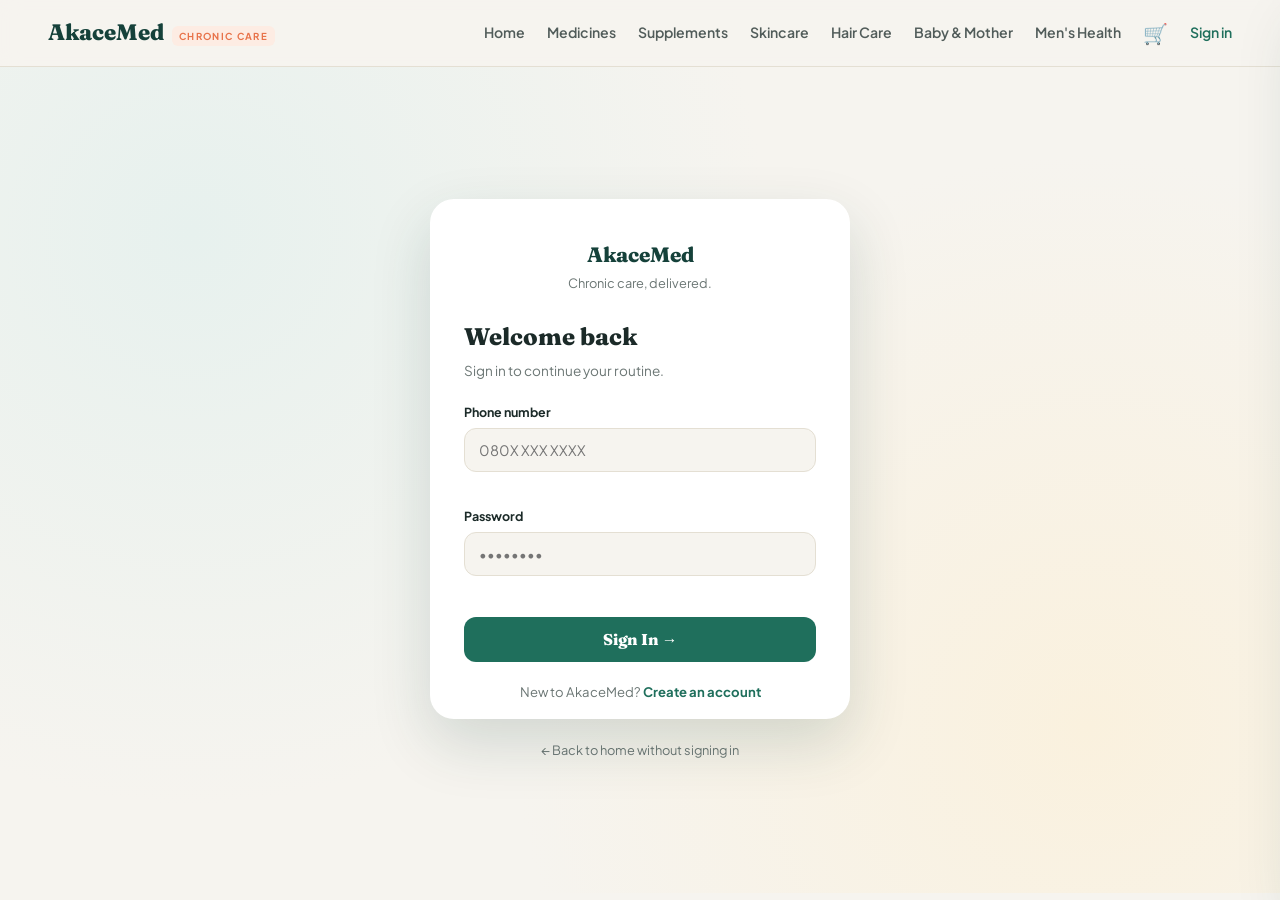
<file: checkout.html>
<!doctype html>
<html lang="en">
<head>
<meta charset="UTF-8" />
<meta name="viewport" content="width=device-width, initial-scale=1.0" />
<title>Checkout — AkaceMed</title>
<link href="https://fonts.googleapis.com/css2?family=Fraunces:ital,wght@0,600;0,700;0,800;1,600&family=Plus+Jakarta+Sans:wght@300;400;500;600;700&display=swap" rel="stylesheet" />
<link rel="stylesheet" href="style.css" />
<script src="https://js.paystack.co/v1/inline.js"></script>
<style>
  .checkout-wrap {
    max-width: 900px;
    margin: 0 auto;
    padding: 50px 24px 100px;
    display: grid;
    grid-template-columns: 1fr 340px;
    gap: 30px;
    align-items: start;
  }
  .checkout-head { grid-column: 1 / -1; margin-bottom: 6px; }
  .checkout-head .eyebrow {
    font-size: 0.76rem; font-weight: 700; letter-spacing: 0.08em;
    text-transform: uppercase; color: var(--accent); margin-bottom: 6px;
  }
  .checkout-head h1 { font-family: var(--font-display); font-size: 1.9rem; font-weight: 800; }
 
  .panel {
    background: var(--card);
    border-radius: 20px;
    padding: 26px;
    box-shadow: var(--shadow);
  }
  .panel h3 {
    font-family: var(--font-display);
    font-size: 1.1rem;
    margin-bottom: 16px;
  }
 
  .co-item {
    display: flex;
    gap: 14px;
    padding: 14px 0;
    border-bottom: 1px solid var(--line);
    align-items: center;
  }
  .co-item:last-child { border-bottom: none; }
  .co-item img { width: 52px; height: 52px; border-radius: 12px; object-fit: cover; background: var(--bg); }
  .co-item-name { font-weight: 700; font-size: 0.9rem; }
  .co-item-qty { font-size: 0.76rem; color: var(--gray); }
  .co-item-price { margin-left: auto; font-weight: 800; font-size: 0.9rem; }
 
  .co-row {
    display: flex; justify-content: space-between;
    font-size: 0.88rem; margin-bottom: 10px; color: var(--gray);
  }
  .co-row.total {
    font-weight: 800; font-size: 1.1rem; color: var(--ink);
    border-top: 1px solid var(--line); padding-top: 14px; margin-top: 6px;
  }
 
  .field { margin-bottom: 14px; }
  .field label { display: block; font-size: 0.78rem; font-weight: 700; margin-bottom: 6px; }
  .field input, .field textarea {
    width: 100%; padding: 11px 13px; border-radius: 10px;
    border: 1.5px solid var(--line); font-family: inherit; font-size: 0.88rem;
    background: var(--bg);
  }
  .field input:focus, .field textarea:focus { outline: none; border-color: var(--brand); background: #fff; }
 
  .pay-btn {
    width: 100%; padding: 14px; border-radius: 12px; border: none;
    background: var(--brand); color: #fff; font-family: var(--font-display);
    font-weight: 800; font-size: 1rem; margin-top: 10px;
  }
  .pay-note { text-align: center; font-size: 0.75rem; color: var(--gray); margin-top: 10px; }
  .pay-note a { color: var(--blue); font-weight: 700; }
 
  .empty-state {
    grid-column: 1 / -1;
    text-align: center;
    padding: 80px 20px;
  }
  .empty-state span { font-size: 2.6rem; display: block; margin-bottom: 14px; }
  .empty-state h3 { font-family: var(--font-display); font-size: 1.3rem; margin-bottom: 8px; }
  .empty-state p { color: var(--gray); margin-bottom: 20px; }
 
  .success-modal-overlay {
    position: fixed; inset: 0; background: rgba(21,65,58,0.45);
    display: none; align-items: center; justify-content: center; z-index: 2000; padding: 20px;
  }
  .success-modal-overlay.open { display: flex; }
  .success-modal {
    background: #fff; border-radius: 24px; padding: 44px 36px; text-align: center; max-width: 380px;
    box-shadow: var(--shadow-lg);
  }
  .success-modal .icon {
    width: 70px; height: 70px; border-radius: 50%; background: var(--brand-soft);
    color: var(--brand); font-size: 2rem; display: flex; align-items: center; justify-content: center;
    margin: 0 auto 18px;
  }
  .success-modal h3 { font-family: var(--font-display); font-size: 1.3rem; margin-bottom: 8px; }
  .success-modal p { color: var(--gray); font-size: 0.88rem; margin-bottom: 22px; }
 
  @media (max-width: 760px) {
    .checkout-wrap { grid-template-columns: 1fr; }
  }
</style>
</head>
<body>
 
<nav>
  <a href="index.html" class="logo">AkaceMed <span class="logo-tag">CHRONIC CARE</span></a>
  <div class="nav-links">
    <a href="index.html" class="nav-link">Home</a>
    <a href="medicines.html" class="nav-link">Medicines</a>
    <a href="supplements.html" class="nav-link">Supplements</a>
    <a href="skincare.html" class="nav-link">Skincare</a>
    <a href="haircare.html" class="nav-link">Hair Care</a>
    <a href="baby.html" class="nav-link">Baby & Mother</a>
    <a href="mens.html" class="nav-link">Men's Health</a>
    <div class="cart-icon" id="cartIcon" onclick="toggleCart()">🛒<span class="cart-badge" id="cartBadge" style="display:none">0</span></div>
    <a href="login.html" class="nav-link" id="authLink">Sign in</a>
  </div>
</nav>
 
<div class="cart-overlay" id="cartOverlay"></div>
<div class="cart-drawer" id="cartDrawer">
  <div class="cart-header"><h3>Your Cart</h3><button class="cart-close" onclick="toggleCart()">✕</button></div>
  <div class="cart-items" id="cartItems"></div>
  <div class="cart-footer" id="cartFooter" style="display:none">
    <div class="cart-total-row"><span>Total</span><span id="cartTotal">₦0</span></div>
    <button class="cart-checkout-btn" onclick="goToCheckout()">Proceed to Checkout →</button>
    <p class="cart-foot-note">Secure payment via Paystack</p>
  </div>
</div>
 
<div class="checkout-wrap" id="checkoutWrap">
  <div class="checkout-head">
    <div class="eyebrow">Almost there</div>
    <h1>Checkout</h1>
  </div>
 
  <div id="checkoutContent"></div>
</div>
 
<div class="success-modal-overlay" id="successOverlay">
  <div class="success-modal">
    <div class="icon">🎉</div>
    <h3>Payment successful!</h3>
    <p>Your order is confirmed. We'll send delivery updates by SMS and WhatsApp.</p>
    <a href="index.html" class="btn btn-brand" style="width:100%;">Back to Home</a>
  </div>
</div>
 
<div class="success-modal-overlay" id="warningOverlay">
  <div class="success-modal">
    <div class="icon" style="background:#fdecea;color:#c0392b;">⚠️</div>
    <h3>Payment received — order needs confirming</h3>
    <p>
      Your payment went through, but we couldn't automatically confirm your order.
      Please contact us on WhatsApp with your payment reference so we can process it manually.
    </p>
    <p style="font-weight:700; font-size:0.85rem; margin-bottom:16px;" id="warningRef"></p>
    <a href="#" id="warningWhatsAppBtn" class="btn btn-brand" style="width:100%;" target="_blank">Message Us on WhatsApp</a>
  </div>
</div>
 
<div class="toast" id="toast"></div>
 
<script src="products.js"></script>
<script src="cart.js"></script>
<script>
  const session = getSession();
  if (!session) {
    window.location.href = "login.html?redirect=checkout";
  }
 
  const DELIVERY_FEE = 1200;
 
  function renderCheckout() {
    const wrap = document.getElementById("checkoutContent");
    if (cart.length === 0) {
      wrap.innerHTML = `
        <div class="empty-state">
          <span>🛒</span>
          <h3>Your cart is empty</h3>
          <p>Add a few products before checking out.</p>
          <a href="supplements.html" class="btn btn-brand">Shop Products →</a>
        </div>`;
      return;
    }
 
    const subtotal = getCartTotal();
    const total = subtotal + DELIVERY_FEE;
 
    wrap.innerHTML = `
      <div class="panel">
        <h3>Order Summary</h3>
        ${cart
          .map(
            (i) => `
          <div class="co-item">
            <img src="${resolveProductImage(i)}" alt="${i.name}" />
            <div>
              <div class="co-item-name">${i.name}</div>
              <div class="co-item-qty">Qty ${i.qty}</div>
            </div>
            <div class="co-item-price">₦${(i.price * i.qty).toLocaleString()}</div>
          </div>`,
          )
          .join("")}
      </div>
 
      <div>
        <div class="panel" style="margin-bottom:20px;">
          <h3>Delivery Details</h3>
          <div class="field">
            <label>Full name</label>
            <input type="text" id="coName" value="${session ? session.name : ""}" />
          </div>
          <div class="field">
            <label>Phone number</label>
            <input type="tel" id="coPhone" value="${session ? session.phone : ""}" />
          </div>
          <div class="field">
            <label>Delivery address</label>
            <textarea id="coAddress" rows="3" placeholder="Street, city, state"></textarea>
          </div>
        </div>
 
        <div class="panel">
          <h3>Total</h3>
          <div class="co-row"><span>Subtotal</span><span>₦${subtotal.toLocaleString()}</span></div>
          <div class="co-row"><span>Delivery fee</span><span>₦${DELIVERY_FEE.toLocaleString()}</span></div>
          <div class="co-row total"><span>Total</span><span>₦${total.toLocaleString()}</span></div>
          <button class="pay-btn" onclick="payWithPaystack(${total})">💳 Pay ₦${total.toLocaleString()} with Paystack</button>
          <p class="pay-note">Or <a href="#" onclick="payViaWhatsApp(${total});return false;">pay via WhatsApp</a></p>
        </div>
      </div>
    `;
  }
  renderCheckout();
 
  function getDeliveryInfo() {
    return {
      name: document.getElementById("coName")?.value.trim() || session?.name || "Guest",
      phone: document.getElementById("coPhone")?.value.trim() || session?.phone || "",
      address: document.getElementById("coAddress")?.value.trim() || "",
    };
  }
 
  function buildOrderMessage(total) {
    const info = getDeliveryInfo();
    return encodeURIComponent(
      `🛒 NEW ORDER — AkaceMed\n\nCustomer: ${info.name}\nPhone: ${info.phone}\nAddress: ${info.address}\n\n` +
        cart.map((i) => `• ${i.name} ×${i.qty} = ₦${(i.price * i.qty).toLocaleString()}`).join("\n") +
        `\n\nTotal: ₦${total.toLocaleString()}\nPlease send payment details.`,
    );
  }
 
  function payViaWhatsApp(total) {
    const info = getDeliveryInfo();
    if (!info.address) {
      showToast("⚠️ Please enter your delivery address first");
      return;
    }
    window.open(`https://wa.me/2348143794903?text=${buildOrderMessage(total)}`, "_blank");
  }
 
  // ── ORDER TRACKING ──
  // 👇 Replace this with your real Render backend URL (the one your orders.js route lives on)
  const ORDERS_API = "https://akacemed-backend.onrender.com/api/orders";
 
  async function saveOrderToBackend(paystackResponse, info, total) {
    try {
      const res = await fetch(ORDERS_API, {
        method: "POST",
        headers: { "Content-Type": "application/json" },
        body: JSON.stringify({
          customerName: info.name,
          phone: info.phone,
          address: info.address,
          items: cart.map((i) => ({
            name: i.name,
            qty: i.qty,
            price: i.price,
            rx: i.rx || false,
          })),
          total: total,
          paystackRef: paystackResponse.reference,
        }),
      });
 
      const data = await res.json();
 
      if (!res.ok) {
        // Backend explicitly rejected the order (failed verification, amount
        // mismatch, duplicate, or unreachable Paystack) — surface this clearly
        // rather than pretending everything worked.
        return { ok: false, reason: data.error || "Order could not be confirmed." };
      }
 
      return { ok: true, orderNumber: data.order.orderNumber };
    } catch (err) {
      // Network failure reaching our own backend at all
      console.error("Could not reach backend to save order:", err);
      return { ok: false, reason: "Could not reach our server." };
    }
  }
 
  // ── PAYSTACK ──
  function payWithPaystack(total) {
    const info = getDeliveryInfo();
    if (!info.address) {
      showToast("⚠️ Please enter your delivery address first");
      return;
    }
 
    const PAYSTACK_KEY = "pk_live_38c87bcc894abfc0a97822d2c158febc841696ce";
 
    const handler = PaystackPop.setup({
      key: PAYSTACK_KEY,
      email: `${info.phone}@akacemed.ng`,
      amount: total * 100,
      currency: "NGN",
      ref: "AKM-" + Date.now(),
      metadata: {
        custom_fields: [
          { display_name: "Customer Name", variable_name: "customer_name", value: info.name },
          { display_name: "Delivery Address", variable_name: "address", value: info.address },
        ],
      },
      callback: function (response) {
        // Payment confirmed by Paystack — now confirm the order actually saved
        // to your backend (which itself re-verifies the payment server-side).
        // NOTE: this must stay a regular (non-async) function — Paystack's
        // inline.js rejects async functions here with "Attribute callback
        // must be a valid function", so we use .then() instead of await.
        saveOrderToBackend(response, info, total).then((result) => {
          // Clear the cart either way — the payment itself already succeeded.
          resetCart();
 
          if (result.ok) {
            document.getElementById("successOverlay").classList.add("open");
            const waMsg = encodeURIComponent(
              `✅ PAYMENT CONFIRMED\nOrder: ${result.orderNumber}\nRef: ${response.reference}\nCustomer: ${info.name}\nTotal: ₦${total.toLocaleString()}`,
            );
            setTimeout(() => window.open(`https://wa.me/2348143794903?text=${waMsg}`, "_blank"), 800);
          } else {
            // Payment succeeded but the order wasn't confirmed — don't let this
            // fail silently. Show the customer exactly what to do next.
            document.getElementById("warningRef").textContent = `Reference: ${response.reference}`;
            const waMsg = encodeURIComponent(
              `⚠️ PAYMENT MADE BUT ORDER NOT CONFIRMED\nRef: ${response.reference}\nCustomer: ${info.name}\nPhone: ${info.phone}\nAddress: ${info.address}\nTotal: ₦${total.toLocaleString()}\n\nPlease confirm my order manually.`,
            );
            document.getElementById("warningWhatsAppBtn").href = `https://wa.me/2348143794903?text=${waMsg}`;
            document.getElementById("warningOverlay").classList.add("open");
          }
        });
      },
      onClose: function () {
        showToast("Payment cancelled — your cart is still saved.");
      },
    });
    handler.openIframe();
  }
</script>
</body>
</html>
</file>
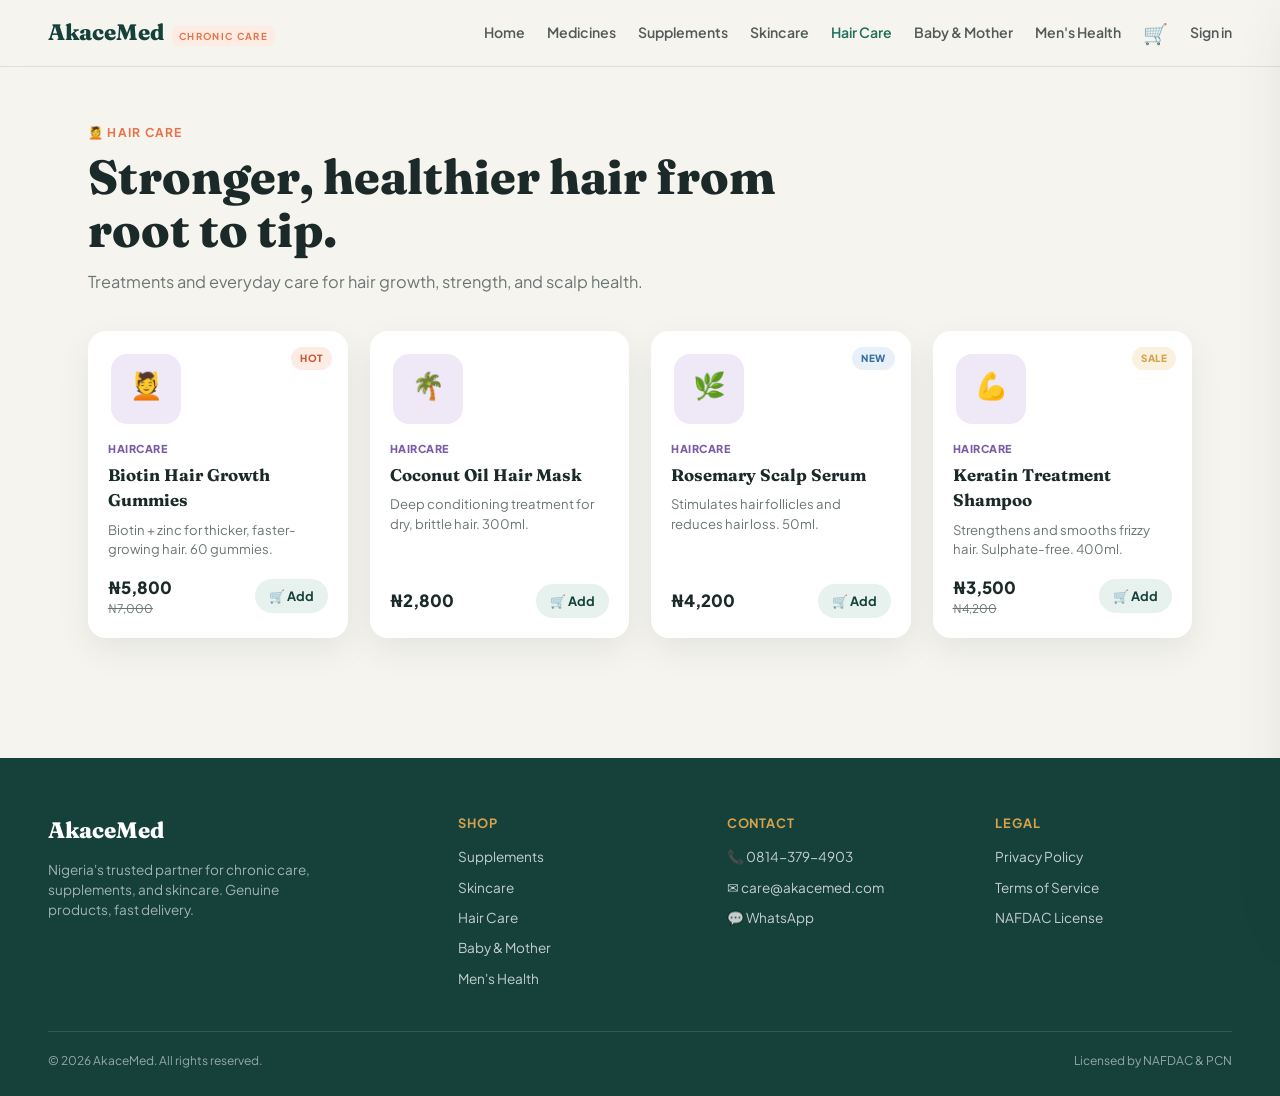
<file: haircare.html>
<!doctype html>
<html lang="en">
<head>
<meta charset="UTF-8" />
<meta name="viewport" content="width=device-width, initial-scale=1.0" />
<title>Hair Care — AkaceMed</title>
<link href="https://fonts.googleapis.com/css2?family=Fraunces:ital,wght@0,600;0,700;0,800;1,600&family=Plus+Jakarta+Sans:wght@300;400;500;600;700&display=swap" rel="stylesheet" />
<link rel="stylesheet" href="style.css" />
</head>
<body>

<nav>
  <a href="index.html" class="logo">AkaceMed <span class="logo-tag">CHRONIC CARE</span></a>
  <div class="nav-links">
    <a href="index.html" class="nav-link">Home</a>
    <a href="medicines.html" class="nav-link">Medicines</a>
    <a href="supplements.html" class="nav-link">Supplements</a>
    <a href="skincare.html" class="nav-link">Skincare</a>
    <a href="haircare.html" class="nav-link active">Hair Care</a>
    <a href="baby.html" class="nav-link">Baby & Mother</a>
    <a href="mens.html" class="nav-link">Men's Health</a>
    <div class="cart-icon" id="cartIcon" onclick="toggleCart()">🛒<span class="cart-badge" id="cartBadge" style="display:none">0</span></div>
    <a href="login.html" class="nav-link" id="authLink">Sign in</a>
  </div>
</nav>

<div class="cart-overlay" id="cartOverlay"></div>
<div class="cart-drawer" id="cartDrawer">
  <div class="cart-header"><h3>Your Cart</h3><button class="cart-close" onclick="toggleCart()">✕</button></div>
  <div class="cart-items" id="cartItems"></div>
  <div class="cart-footer" id="cartFooter" style="display:none">
    <div class="cart-total-row"><span>Total</span><span id="cartTotal">₦0</span></div>
    <button class="cart-checkout-btn" onclick="goToCheckout()">Proceed to Checkout →</button>
    <p class="cart-foot-note">Secure payment via Paystack</p>
  </div>
</div>

<section class="page-hero">
  <div class="page-hero-eyebrow">💆 Hair Care</div>
  <h1>Stronger, healthier hair from root to tip.</h1>
  <p>Treatments and everyday care for hair growth, strength, and scalp health.</p>
</section>

<div class="prod-grid" id="grid-haircare"></div>

<footer>
  <div class="footer-grid">
    <div class="footer-brand">
      <a href="index.html" class="logo">AkaceMed</a>
      <p>Nigeria's trusted partner for chronic care, supplements, and skincare. Genuine products, fast delivery.</p>
    </div>
    <div class="footer-col">
      <h4>Shop</h4>
      <a href="supplements.html">Supplements</a>
      <a href="skincare.html">Skincare</a>
      <a href="haircare.html">Hair Care</a>
      <a href="baby.html">Baby & Mother</a>
      <a href="mens.html">Men's Health</a>
    </div>
    <div class="footer-col">
      <h4>Contact</h4>
      <a href="tel:+2348143794903">📞 0814-379-4903</a>
      <a href="mailto:care@akacemed.com">✉ care@akacemed.com</a>
      <a href="https://wa.me/2348143794903">💬 WhatsApp</a>
    </div>
    <div class="footer-col">
      <h4>Legal</h4>
      <a href="#">Privacy Policy</a>
      <a href="#">Terms of Service</a>
      <a href="#">NAFDAC License</a>
    </div>
  </div>
  <div class="footer-bottom">
    <p>© 2026 AkaceMed. All rights reserved.</p>
    <p>Licensed by NAFDAC & PCN</p>
  </div>
</footer>

<div class="toast" id="toast"></div>

<script src="products.js"></script>
<script src="cart.js"></script>
<script>
  renderProductGrid("haircare", "grid-haircare");
</script>
</body>
</html>
</file>
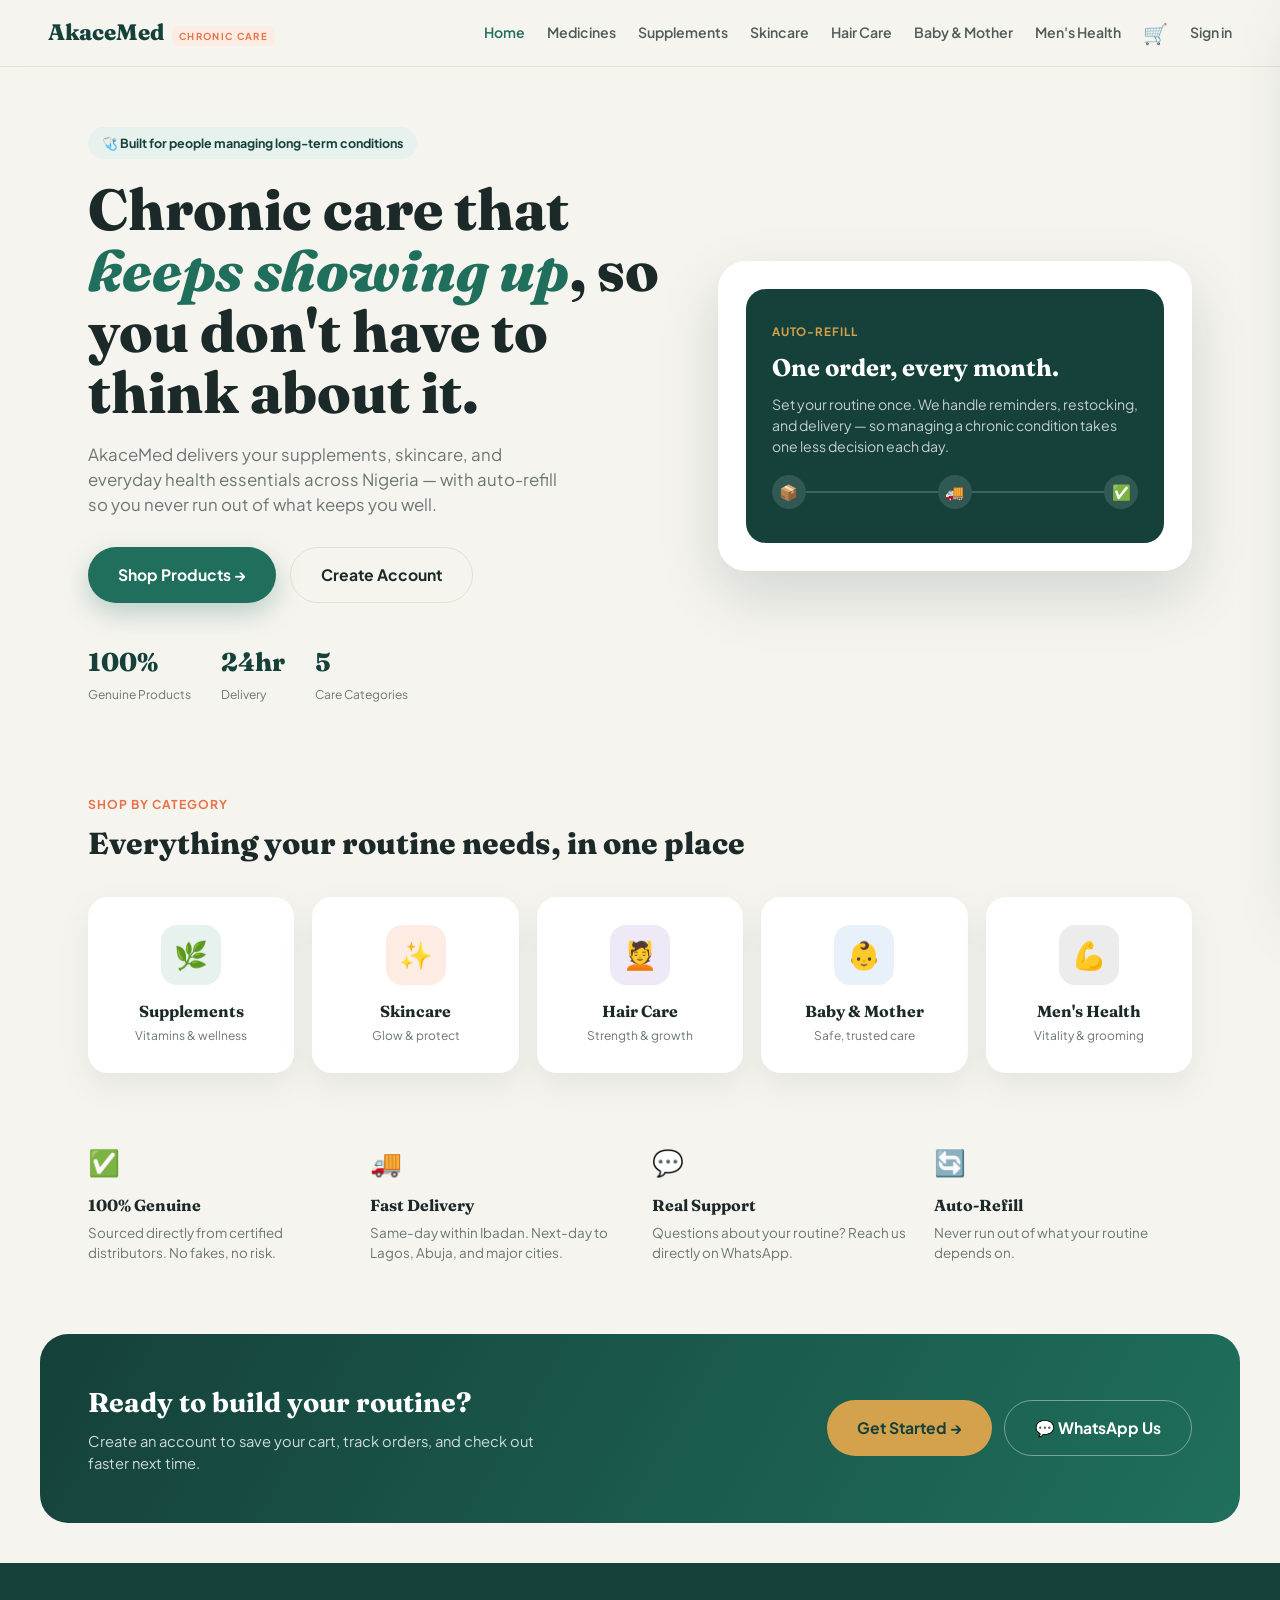
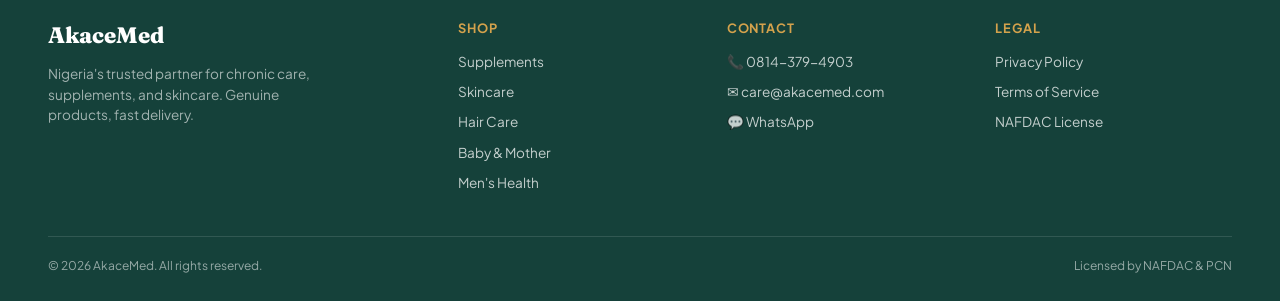
<file: home.html>
<!doctype html>
<html lang="en">
<head>
<meta charset="UTF-8" />
<meta name="viewport" content="width=device-width, initial-scale=1.0" />
<title>AkaceMed — Chronic Care, Delivered</title>
<link href="https://fonts.googleapis.com/css2?family=Fraunces:ital,wght@0,600;0,700;0,800;1,600&family=Plus+Jakarta+Sans:wght@300;400;500;600;700&display=swap" rel="stylesheet" />
<link rel="stylesheet" href="style.css" />
<style>
  .hero {
    max-width: 1200px;
    margin: 0 auto;
    padding: 60px 48px 20px;
    display: grid;
    grid-template-columns: 1.1fr 0.9fr;
    gap: 50px;
    align-items: center;
  }
  .hero-badge {
    display: inline-flex;
    align-items: center;
    gap: 6px;
    background: var(--brand-soft);
    color: var(--brand-dark);
    font-size: 0.78rem;
    font-weight: 700;
    padding: 7px 14px;
    border-radius: 999px;
    margin-bottom: 20px;
  }
  .hero h1 {
    font-family: var(--font-display);
    font-size: clamp(2.4rem, 4.6vw, 3.6rem);
    font-weight: 800;
    line-height: 1.06;
  }
  .hero h1 em { font-style: italic; color: var(--brand); }
  .hero-sub {
    margin-top: 18px;
    color: var(--gray);
    font-size: 1.05rem;
    max-width: 480px;
  }
  .hero-actions { display: flex; gap: 14px; margin-top: 30px; flex-wrap: wrap; }
  .hero-stats { display: flex; gap: 30px; margin-top: 40px; flex-wrap: wrap; }
  .stat-num { font-family: var(--font-display); font-size: 1.6rem; font-weight: 800; display: block; color: var(--brand-dark); }
  .stat-label { font-size: 0.75rem; color: var(--gray); }

  .hero-visual {
    background: var(--card);
    border-radius: 28px;
    padding: 28px;
    box-shadow: var(--shadow-lg);
    position: relative;
  }
  .hero-visual-inner {
    background: var(--brand-dark);
    border-radius: 20px;
    padding: 34px 26px;
    color: #fff;
  }
  .hero-visual-inner .tag {
    font-size: 0.72rem;
    letter-spacing: 0.08em;
    text-transform: uppercase;
    color: var(--gold);
    font-weight: 700;
  }
  .hero-visual-inner h3 {
    font-family: var(--font-display);
    font-size: 1.5rem;
    margin: 10px 0 8px;
  }
  .hero-visual-inner p {
    font-size: 0.88rem;
    color: rgba(255, 255, 255, 0.75);
    margin-bottom: 18px;
  }
  .refill-cycle {
    display: flex;
    align-items: center;
    gap: 0;
    margin-top: 10px;
  }
  .refill-dot {
    width: 34px; height: 34px; border-radius: 50%;
    background: rgba(255,255,255,0.12);
    display: flex; align-items: center; justify-content: center;
    font-size: 0.95rem;
  }
  .refill-line { flex: 1; height: 2px; background: rgba(255,255,255,0.18); }

  .categories-section {
    max-width: 1200px;
    margin: 70px auto 0;
    padding: 0 48px;
  }
  .section-head { margin-bottom: 30px; }
  .section-head .eyebrow {
    font-size: 0.76rem; font-weight: 700; letter-spacing: 0.08em;
    text-transform: uppercase; color: var(--accent);
    margin-bottom: 8px;
  }
  .section-head h2 {
    font-family: var(--font-display);
    font-size: 1.9rem; font-weight: 800;
  }
  .cat-tiles {
    display: grid;
    grid-template-columns: repeat(5, 1fr);
    gap: 18px;
  }
  .cat-tile {
    background: var(--card);
    border-radius: 20px;
    padding: 28px 20px;
    text-align: center;
    box-shadow: var(--shadow);
    transition: transform 0.2s ease, box-shadow 0.2s ease;
  }
  .cat-tile:hover { transform: translateY(-5px); box-shadow: var(--shadow-lg); }
  .cat-tile-icon {
    width: 60px; height: 60px; border-radius: 16px;
    display: flex; align-items: center; justify-content: center;
    font-size: 1.7rem; margin: 0 auto 14px;
  }
  .cat-tile h4 { font-family: var(--font-display); font-size: 1rem; font-weight: 700; margin-bottom: 4px; }
  .cat-tile p { font-size: 0.75rem; color: var(--gray); }

  .benefits {
    max-width: 1200px;
    margin: 70px auto 0;
    padding: 0 48px;
    display: grid;
    grid-template-columns: repeat(4, 1fr);
    gap: 24px;
  }
  .benefit { text-align: left; }
  .benefit-icon { font-size: 1.6rem; margin-bottom: 12px; display: block; }
  .benefit h4 { font-family: var(--font-display); font-size: 1rem; margin-bottom: 6px; }
  .benefit p { font-size: 0.84rem; color: var(--gray); }

  .cta-banner {
    max-width: 1200px;
    margin: 70px auto 0;
    background: linear-gradient(120deg, var(--brand-dark), var(--brand));
    border-radius: 28px;
    padding: 48px;
    color: #fff;
    display: flex;
    align-items: center;
    justify-content: space-between;
    gap: 30px;
    flex-wrap: wrap;
  }
  .cta-banner h2 { font-family: var(--font-display); font-size: 1.7rem; margin-bottom: 8px; }
  .cta-banner p { color: rgba(255,255,255,0.8); max-width: 460px; font-size: 0.92rem; }
  .cta-actions { display: flex; gap: 12px; flex-wrap: wrap; }

  @media (max-width: 900px) {
    .hero { grid-template-columns: 1fr; padding: 40px 20px 10px; }
    .categories-section, .benefits, .cta-banner { padding-left: 20px; padding-right: 20px; margin-left: 12px; margin-right: 12px; }
    .cat-tiles { grid-template-columns: repeat(2, 1fr); }
    .benefits { grid-template-columns: 1fr 1fr; }
  }
</style>
</head>
<body>

<nav>
  <a href="home.html" class="logo">AkaceMed <span class="logo-tag">CHRONIC CARE</span></a>
  <div class="nav-links">
    <a href="home.html" class="nav-link active">Home</a>
    <a href="medicines.html" class="nav-link">Medicines</a>
    <a href="supplements.html" class="nav-link">Supplements</a>
    <a href="skincare.html" class="nav-link">Skincare</a>
    <a href="haircare.html" class="nav-link">Hair Care</a>
    <a href="baby.html" class="nav-link">Baby & Mother</a>
    <a href="mens.html" class="nav-link">Men's Health</a>
    <div class="cart-icon" id="cartIcon" onclick="toggleCart()">🛒<span class="cart-badge" id="cartBadge" style="display:none">0</span></div>
    <a href="login.html" class="nav-link" id="authLink">Sign in</a>
  </div>
</nav>

<div class="cart-overlay" id="cartOverlay"></div>
<div class="cart-drawer" id="cartDrawer">
  <div class="cart-header">
    <h3>Your Cart</h3>
    <button class="cart-close" onclick="toggleCart()">✕</button>
  </div>
  <div class="cart-items" id="cartItems"></div>
  <div class="cart-footer" id="cartFooter" style="display:none">
    <div class="cart-total-row"><span>Total</span><span id="cartTotal">₦0</span></div>
    <button class="cart-checkout-btn" onclick="goToCheckout()">Proceed to Checkout →</button>
    <p class="cart-foot-note">Secure payment via Paystack</p>
  </div>
</div>

<section class="hero">
  <div>
    <div class="hero-badge">🩺 Built for people managing long-term conditions</div>
    <h1>Chronic care that <em>keeps showing up</em>, so you don't have to think about it.</h1>
    <p class="hero-sub">AkaceMed delivers your supplements, skincare, and everyday health essentials across Nigeria — with auto-refill so you never run out of what keeps you well.</p>
    <div class="hero-actions">
      <a href="supplements.html" class="btn btn-brand btn-lg">Shop Products →</a>
      <a href="login.html" class="btn btn-outline btn-lg">Create Account</a>
    </div>
    <div class="hero-stats">
      <div><span class="stat-num">100%</span><span class="stat-label">Genuine Products</span></div>
      <div><span class="stat-num">24hr</span><span class="stat-label">Delivery</span></div>
      <div><span class="stat-num">5</span><span class="stat-label">Care Categories</span></div>
    </div>
  </div>
  <div class="hero-visual">
    <div class="hero-visual-inner">
      <div class="tag">Auto-Refill</div>
      <h3>One order, every month.</h3>
      <p>Set your routine once. We handle reminders, restocking, and delivery — so managing a chronic condition takes one less decision each day.</p>
      <div class="refill-cycle">
        <div class="refill-dot">📦</div>
        <div class="refill-line"></div>
        <div class="refill-dot">🚚</div>
        <div class="refill-line"></div>
        <div class="refill-dot">✅</div>
      </div>
    </div>
  </div>
</section>

<section class="categories-section" id="categories">
  <div class="section-head">
    <div class="eyebrow">Shop by category</div>
    <h2>Everything your routine needs, in one place</h2>
  </div>
  <div class="cat-tiles">
    <a href="supplements.html" class="cat-tile">
      <div class="cat-tile-icon" style="background:var(--cat-supp-soft)">🌿</div>
      <h4>Supplements</h4>
      <p>Vitamins & wellness</p>
    </a>
    <a href="skincare.html" class="cat-tile">
      <div class="cat-tile-icon" style="background:var(--cat-skin-soft)">✨</div>
      <h4>Skincare</h4>
      <p>Glow & protect</p>
    </a>
    <a href="haircare.html" class="cat-tile">
      <div class="cat-tile-icon" style="background:var(--cat-hair-soft)">💆</div>
      <h4>Hair Care</h4>
      <p>Strength & growth</p>
    </a>
    <a href="baby.html" class="cat-tile">
      <div class="cat-tile-icon" style="background:var(--cat-baby-soft)">👶</div>
      <h4>Baby & Mother</h4>
      <p>Safe, trusted care</p>
    </a>
    <a href="mens.html" class="cat-tile">
      <div class="cat-tile-icon" style="background:var(--cat-mens-soft)">💪</div>
      <h4>Men's Health</h4>
      <p>Vitality & grooming</p>
    </a>
  </div>
</section>

<section class="benefits">
  <div class="benefit">
    <span class="benefit-icon">✅</span>
    <h4>100% Genuine</h4>
    <p>Sourced directly from certified distributors. No fakes, no risk.</p>
  </div>
  <div class="benefit">
    <span class="benefit-icon">🚚</span>
    <h4>Fast Delivery</h4>
    <p>Same-day within Ibadan. Next-day to Lagos, Abuja, and major cities.</p>
  </div>
  <div class="benefit">
    <span class="benefit-icon">💬</span>
    <h4>Real Support</h4>
    <p>Questions about your routine? Reach us directly on WhatsApp.</p>
  </div>
  <div class="benefit">
    <span class="benefit-icon">🔄</span>
    <h4>Auto-Refill</h4>
    <p>Never run out of what your routine depends on.</p>
  </div>
</section>

<div class="cta-banner">
  <div>
    <h2>Ready to build your routine?</h2>
    <p>Create an account to save your cart, track orders, and check out faster next time.</p>
  </div>
  <div class="cta-actions">
    <a href="login.html" class="btn btn-gold btn-lg">Get Started →</a>
    <a href="https://wa.me/2348143794903?text=Hello%20AkaceMed,%20I%20have%20a%20question" target="_blank" class="btn btn-outline btn-lg" style="border-color:rgba(255,255,255,0.4);color:#fff;">💬 WhatsApp Us</a>
  </div>
</div>

<footer>
  <div class="footer-grid">
    <div class="footer-brand">
      <a href="home.html" class="logo">AkaceMed</a>
      <p>Nigeria's trusted partner for chronic care, supplements, and skincare. Genuine products, fast delivery.</p>
    </div>
    <div class="footer-col">
      <h4>Shop</h4>
      <a href="supplements.html">Supplements</a>
      <a href="skincare.html">Skincare</a>
      <a href="haircare.html">Hair Care</a>
      <a href="baby.html">Baby & Mother</a>
      <a href="mens.html">Men's Health</a>
    </div>
    <div class="footer-col">
      <h4>Contact</h4>
      <a href="tel:+2348143794903">📞 0814-379-4903</a>
      <a href="mailto:care@akacemed.com">✉ care@akacemed.com</a>
      <a href="https://wa.me/2348143794903">💬 WhatsApp</a>
    </div>
    <div class="footer-col">
      <h4>Legal</h4>
      <a href="#">Privacy Policy</a>
      <a href="#">Terms of Service</a>
      <a href="#">NAFDAC License</a>
    </div>
  </div>
  <div class="footer-bottom">
    <p>© 2026 AkaceMed. All rights reserved.</p>
    <p>Licensed by NAFDAC & PCN</p>
  </div>
</footer>

<div class="toast" id="toast"></div>

<script src="products.js"></script>
<script src="cart.js"></script>
</body>
</html>
</file>
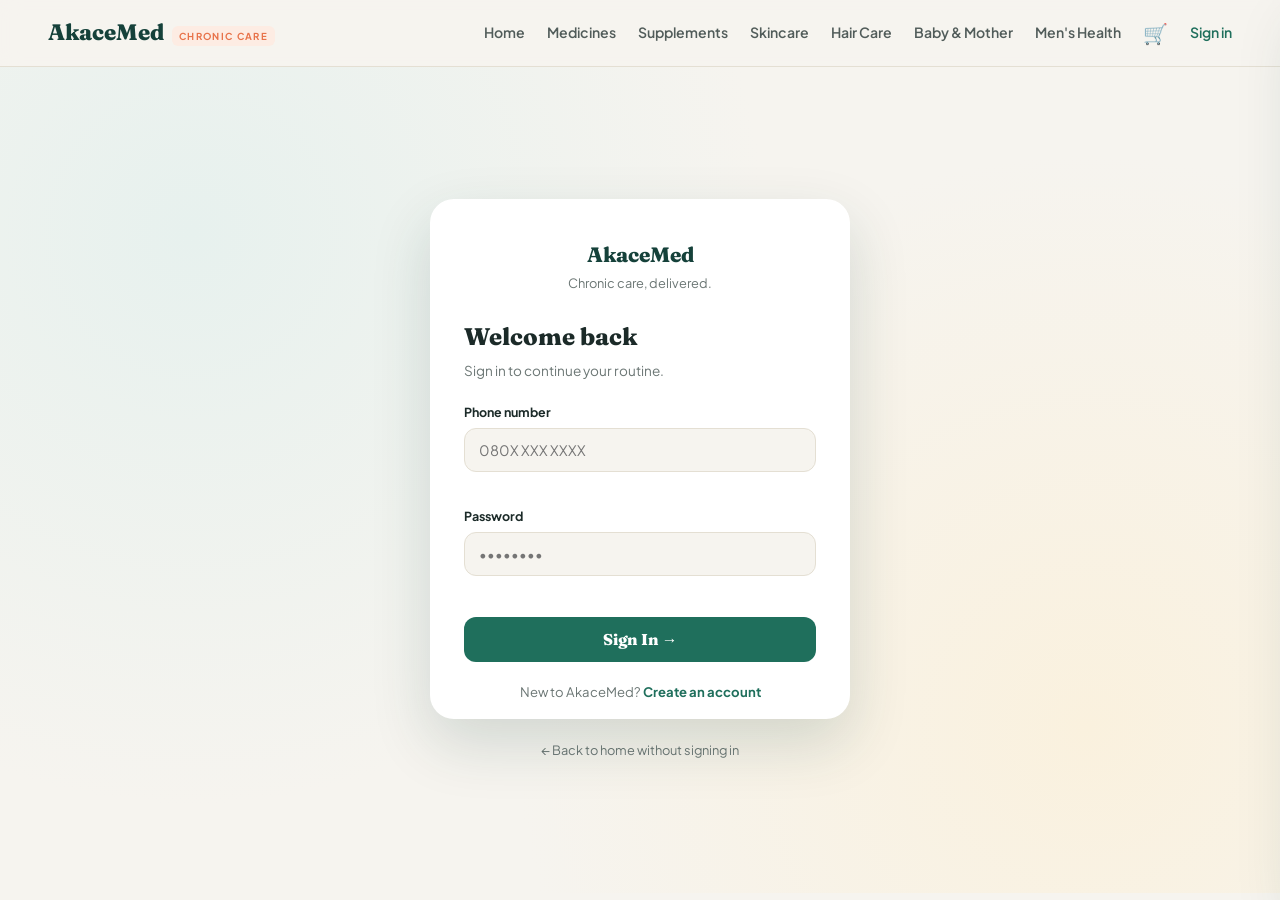
<file: login.html>
<!doctype html>
<html lang="en">
<head>
<meta charset="UTF-8" />
<meta name="viewport" content="width=device-width, initial-scale=1.0" />
<title>Sign in — AkaceMed</title>
<link href="https://fonts.googleapis.com/css2?family=Fraunces:ital,wght@0,600;0,700;0,800;1,600&family=Plus+Jakarta+Sans:wght@300;400;500;600;700&display=swap" rel="stylesheet" />
<link rel="stylesheet" href="style.css" />
<style>
  .auth-wrap {
    min-height: calc(100vh - 74px);
    display: flex;
    align-items: center;
    justify-content: center;
    padding: 40px 20px;
    background:
      radial-gradient(circle at 15% 20%, var(--brand-soft) 0%, transparent 45%),
      radial-gradient(circle at 85% 80%, var(--gold-soft) 0%, transparent 45%);
  }

  .flip-scene {
    width: 420px;
    max-width: 100%;
    perspective: 1600px;
  }

  .flip-card {
    position: relative;
    width: 100%;
    min-height: 520px;
    transition: transform 0.7s cubic-bezier(0.4, 0.2, 0.2, 1);
    transform-style: preserve-3d;
  }
  .flip-card.flipped {
    transform: rotateY(180deg);
  }

  .flip-face {
    position: absolute;
    inset: 0;
    backface-visibility: hidden;
    background: var(--card);
    border-radius: 24px;
    box-shadow: var(--shadow-lg);
    padding: 40px 34px;
    display: flex;
    flex-direction: column;
  }
  .flip-face.back {
    transform: rotateY(180deg);
  }

  .auth-logo {
    font-family: var(--font-display);
    font-weight: 800;
    font-size: 1.3rem;
    color: var(--brand-dark);
    margin-bottom: 4px;
    text-align: center;
  }
  .auth-tagline {
    text-align: center;
    font-size: 0.8rem;
    color: var(--gray);
    margin-bottom: 26px;
  }
  .flip-face h2 {
    font-family: var(--font-display);
    font-size: 1.5rem;
    font-weight: 800;
    margin-bottom: 6px;
  }
  .flip-face .sub {
    font-size: 0.85rem;
    color: var(--gray);
    margin-bottom: 22px;
  }

  .field { margin-bottom: 16px; }
  .field label {
    display: block;
    font-size: 0.78rem;
    font-weight: 700;
    margin-bottom: 6px;
    color: var(--ink);
  }
  .field input {
    width: 100%;
    padding: 12px 14px;
    border-radius: 12px;
    border: 1.5px solid var(--line);
    font-family: inherit;
    font-size: 0.9rem;
    background: var(--bg);
  }
  .field input:focus {
    outline: none;
    border-color: var(--brand);
    background: #fff;
  }
  .field-error {
    font-size: 0.72rem;
    color: var(--red);
    margin-top: 5px;
    min-height: 14px;
  }

  .auth-submit {
    width: 100%;
    padding: 13px;
    border-radius: 12px;
    border: none;
    background: var(--brand);
    color: #fff;
    font-family: var(--font-display);
    font-weight: 800;
    font-size: 0.98rem;
    margin-top: 6px;
  }
  .auth-switch {
    text-align: center;
    font-size: 0.82rem;
    color: var(--gray);
    margin-top: 20px;
  }
  .auth-switch button {
    background: none;
    border: none;
    color: var(--brand);
    font-weight: 700;
    font-family: inherit;
    font-size: inherit;
  }

  .form-body { flex: 1; }

  /* Success overlay shown inside the back face after registration */
  .success-view {
    position: absolute;
    inset: 0;
    background: var(--card);
    border-radius: 24px;
    display: flex;
    flex-direction: column;
    align-items: center;
    justify-content: center;
    text-align: center;
    padding: 40px;
    opacity: 0;
    pointer-events: none;
    transition: opacity 0.4s ease;
  }
  .success-view.show {
    opacity: 1;
    pointer-events: auto;
  }
  .success-check {
    width: 74px;
    height: 74px;
    border-radius: 50%;
    background: var(--brand-soft);
    color: var(--brand);
    font-size: 2.2rem;
    display: flex;
    align-items: center;
    justify-content: center;
    margin-bottom: 18px;
    animation: pop 0.5s cubic-bezier(0.3, 1.5, 0.4, 1);
  }
  @keyframes pop {
    0% { transform: scale(0); }
    100% { transform: scale(1); }
  }
  .success-view h3 {
    font-family: var(--font-display);
    font-size: 1.3rem;
    margin-bottom: 8px;
  }
  .success-view p {
    color: var(--gray);
    font-size: 0.88rem;
  }

  .back-home {
    text-align: center;
    margin-top: 18px;
  }
  .back-home a { font-size: 0.8rem; color: var(--gray); }
  .back-home a:hover { color: var(--brand); }
</style>
</head>
<body>

<nav>
  <a href="index.html" class="logo">AkaceMed <span class="logo-tag">CHRONIC CARE</span></a>
  <div class="nav-links">
    <a href="index.html" class="nav-link">Home</a>
    <a href="medicines.html" class="nav-link">Medicines</a>
    <a href="supplements.html" class="nav-link">Supplements</a>
    <a href="skincare.html" class="nav-link">Skincare</a>
    <a href="haircare.html" class="nav-link">Hair Care</a>
    <a href="baby.html" class="nav-link">Baby & Mother</a>
    <a href="mens.html" class="nav-link">Men's Health</a>
    <div class="cart-icon" id="cartIcon" onclick="toggleCart()">🛒<span class="cart-badge" id="cartBadge" style="display:none">0</span></div>
    <a href="login.html" class="nav-link active" id="authLink">Sign in</a>
  </div>
</nav>

<div class="cart-overlay" id="cartOverlay"></div>
<div class="cart-drawer" id="cartDrawer">
  <div class="cart-header"><h3>Your Cart</h3><button class="cart-close" onclick="toggleCart()">✕</button></div>
  <div class="cart-items" id="cartItems"></div>
  <div class="cart-footer" id="cartFooter" style="display:none">
    <div class="cart-total-row"><span>Total</span><span id="cartTotal">₦0</span></div>
    <button class="cart-checkout-btn" onclick="goToCheckout()">Proceed to Checkout →</button>
    <p class="cart-foot-note">Secure payment via Paystack</p>
  </div>
</div>

<div class="auth-wrap">
  <div class="flip-scene">
    <div class="flip-card" id="flipCard">

      <!-- FRONT — LOGIN -->
      <div class="flip-face front">
        <div class="auth-logo">AkaceMed</div>
        <div class="auth-tagline">Chronic care, delivered.</div>
        <div class="form-body">
          <h2>Welcome back</h2>
          <p class="sub">Sign in to continue your routine.</p>
          <form id="loginForm" onsubmit="return false;">
            <div class="field">
              <label>Phone number</label>
              <input type="tel" id="loginPhone" placeholder="080X XXX XXXX" />
              <div class="field-error" id="loginPhoneErr"></div>
            </div>
            <div class="field">
              <label>Password</label>
              <input type="password" id="loginPassword" placeholder="••••••••" />
              <div class="field-error" id="loginPassErr"></div>
            </div>
            <button class="auth-submit" onclick="handleLogin()">Sign In →</button>
          </form>
        </div>
        <div class="auth-switch">
          New to AkaceMed? <button onclick="flipTo(true)">Create an account</button>
        </div>
      </div>

      <!-- BACK — REGISTER -->
      <div class="flip-face back">
        <div class="auth-logo">AkaceMed</div>
        <div class="auth-tagline">Chronic care, delivered.</div>
        <div class="form-body">
          <h2>Create your account</h2>
          <p class="sub">Takes less than a minute.</p>
          <form id="registerForm" onsubmit="return false;">
            <div class="field">
              <label>Full name</label>
              <input type="text" id="regName" placeholder="Enter your name" />
              <div class="field-error" id="regNameErr"></div>
            </div>
            <div class="field">
              <label>Phone number</label>
              <input type="tel" id="regPhone" placeholder="080X XXX XXXX" />
              <div class="field-error" id="regPhoneErr"></div>
            </div>
            <div class="field">
              <label>Password</label>
              <input type="password" id="regPassword" placeholder="Minimum 6 characters" />
              <div class="field-error" id="regPassErr"></div>
            </div>
            <button class="auth-submit" onclick="handleRegister()">Create Account →</button>
          </form>
        </div>
        <div class="auth-switch">
          Already have an account? <button onclick="flipTo(false)">Sign in</button>
        </div>

        <div class="success-view" id="successView">
          <div class="success-check"><a href="index.html">✓</a></div>
          <h3>Welcome, <span id="successName">there</span>!</h3>
          <p>Your account is ready. Taking you to AkaceMed…</p>
        </div>
      </div>

    </div>
    <div class="back-home"><a href="index.html">← Back to home without signing in</a></div>
  </div>
</div>

<div class="toast" id="toast"></div>

<script src="products.js"></script>
<script src="cart.js"></script>
<script>
  const flipCard = document.getElementById("flipCard");

  function flipTo(showRegister) {
    flipCard.classList.toggle("flipped", showRegister);
  }

  // If arriving with ?mode=register, start flipped
  const params = new URLSearchParams(window.location.search);
  if (params.get("mode") === "register") flipTo(true);

  function getAccounts() {
    return JSON.parse(localStorage.getItem("akacemed_accounts") || "[]");
  }
  function saveAccounts(list) {
    localStorage.setItem("akacemed_accounts", JSON.stringify(list));
  }
  function isValidPhone(phone) {
    return /^0\d{10}$/.test(phone.replace(/\s+/g, ""));
  }

  function redirectAfterAuth() {
    const redirect = params.get("redirect");
    setTimeout(() => {
      window.location.href = redirect === "checkout" ? "checkout.html" : "index.html";
    }, 1600);
  }

  function handleLogin() {
    const phone = document.getElementById("loginPhone").value.trim();
    const password = document.getElementById("loginPassword").value;
    document.getElementById("loginPhoneErr").textContent = "";
    document.getElementById("loginPassErr").textContent = "";

    if (!isValidPhone(phone)) {
      document.getElementById("loginPhoneErr").textContent = "Enter a valid 11-digit phone number";
      return;
    }
    if (!password) {
      document.getElementById("loginPassErr").textContent = "Enter your password";
      return;
    }

    const accounts = getAccounts();
    const match = accounts.find((a) => a.phone === phone && a.password === password);
    if (!match) {
      document.getElementById("loginPassErr").textContent = "Phone or password is incorrect";
      return;
    }

    localStorage.setItem("akacemed_session", JSON.stringify({ name: match.name, phone: match.phone }));
    showToast(`Welcome back, ${match.name.split(" ")[0]}!`);
    setTimeout(() => {
      const redirect = params.get("redirect");
      window.location.href = redirect === "checkout" ? "checkout.html" : "index.html";
    }, 700);
  }

  function handleRegister() {
    const name = document.getElementById("regName").value.trim();
    const phone = document.getElementById("regPhone").value.trim();
    const password = document.getElementById("regPassword").value;
    document.getElementById("regNameErr").textContent = "";
    document.getElementById("regPhoneErr").textContent = "";
    document.getElementById("regPassErr").textContent = "";

    let hasError = false;
    if (name.length < 2) {
      document.getElementById("regNameErr").textContent = "Enter your full name";
      hasError = true;
    }
    if (!isValidPhone(phone)) {
      document.getElementById("regPhoneErr").textContent = "Enter a valid 11-digit phone number";
      hasError = true;
    }
    if (password.length < 6) {
      document.getElementById("regPassErr").textContent = "Password must be at least 6 characters";
      hasError = true;
    }
    if (hasError) return;

    const accounts = getAccounts();
    if (accounts.some((a) => a.phone === phone)) {
      document.getElementById("regPhoneErr").textContent = "An account with this phone already exists";
      return;
    }

    accounts.push({ name, phone, password });
    saveAccounts(accounts);
    localStorage.setItem("akacemed_session", JSON.stringify({ name, phone }));

    document.getElementById("successName").textContent = name.split(" ")[0];
    document.getElementById("successView").classList.add("show");
    redirectAfterAuth();
  }
</script>
</body>
</html>
</file>
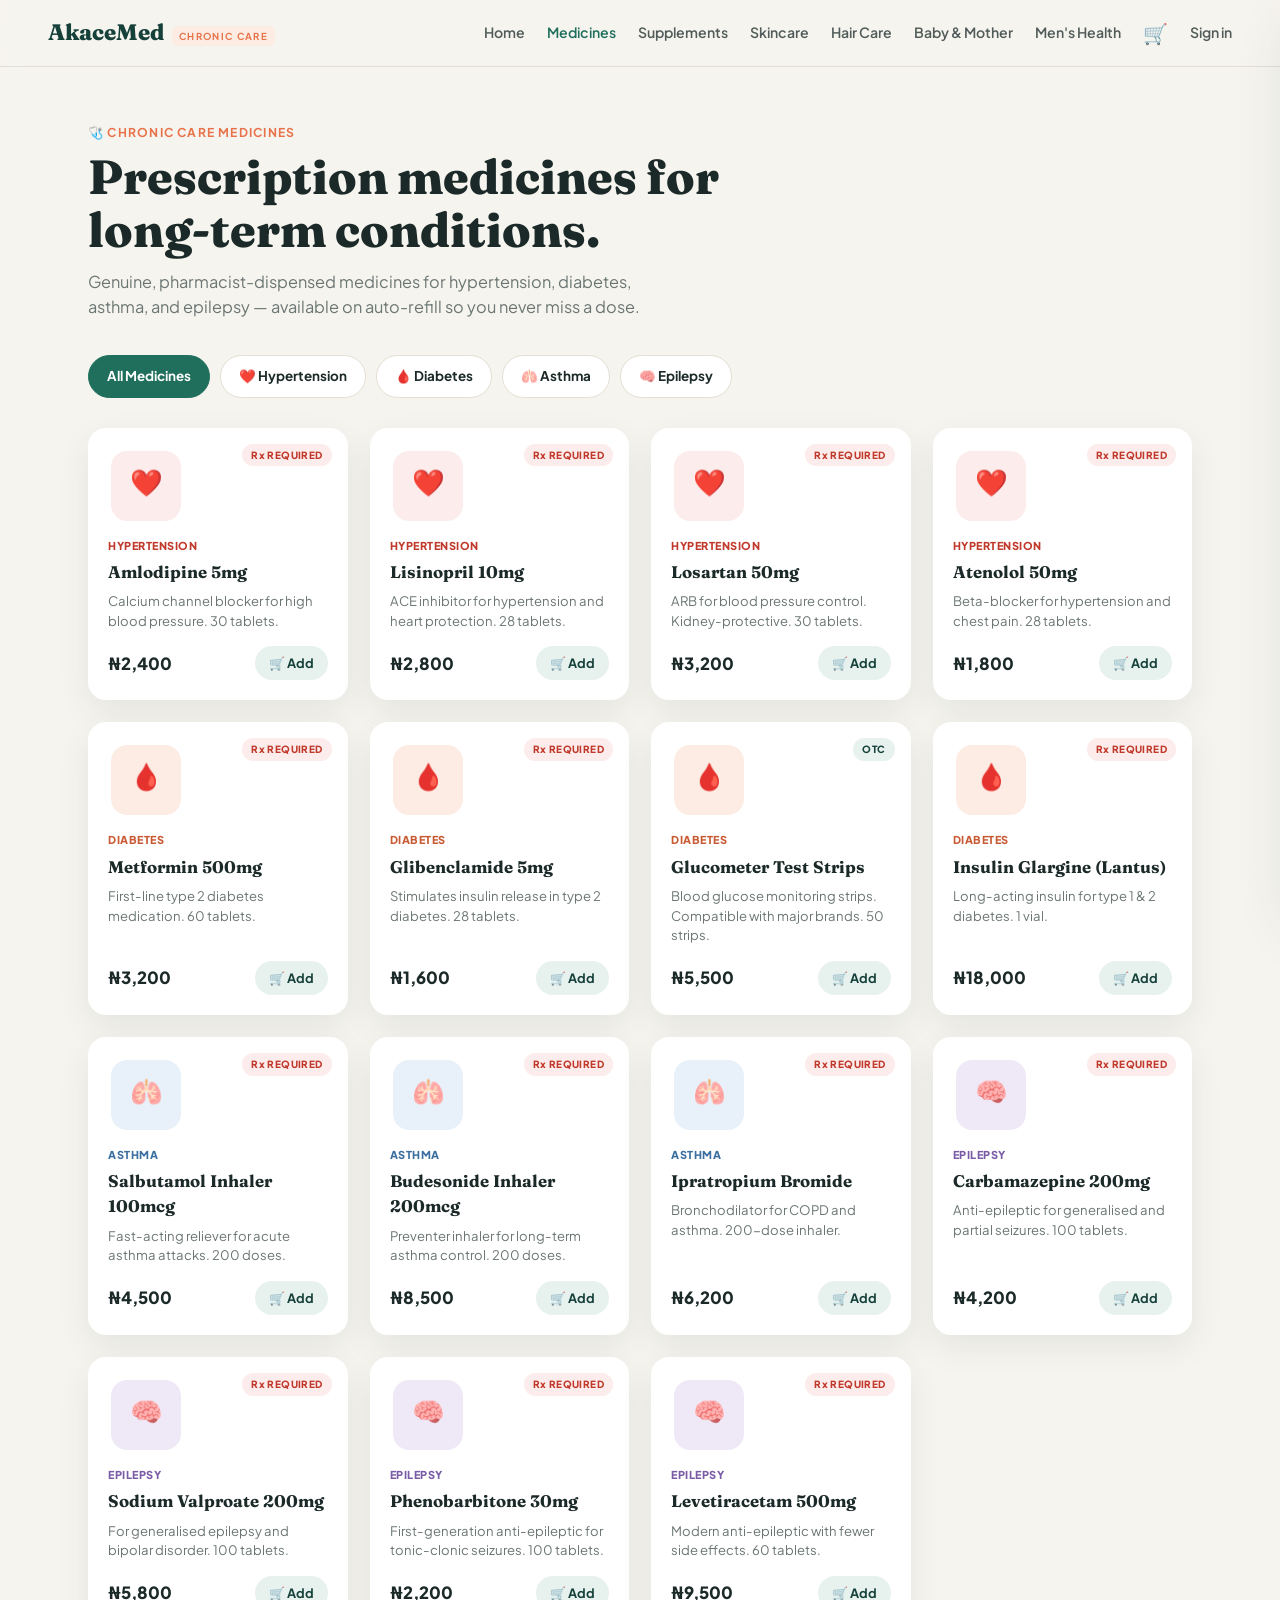
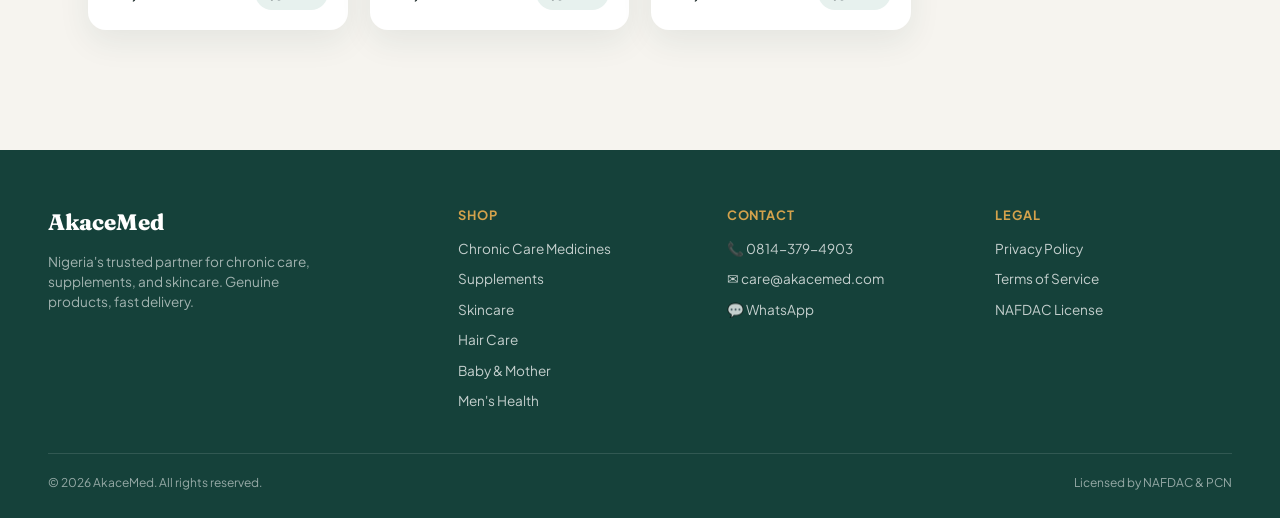
<file: medicines.html>
<!doctype html>
<html lang="en">
<head>
<meta charset="UTF-8" />
<meta name="viewport" content="width=device-width, initial-scale=1.0" />
<title>Chronic Care Medicines — AkaceMed</title>
<link href="https://fonts.googleapis.com/css2?family=Fraunces:ital,wght@0,600;0,700;0,800;1,600&family=Plus+Jakarta+Sans:wght@300;400;500;600;700&display=swap" rel="stylesheet" />
<link rel="stylesheet" href="style.css" />
</head>
<body>

<nav>
  <a href="index.html" class="logo">AkaceMed <span class="logo-tag">CHRONIC CARE</span></a>
  <div class="nav-links">
    <a href="index.html" class="nav-link">Home</a>
    <a href="medicines.html" class="nav-link active">Medicines</a>
    <a href="supplements.html" class="nav-link">Supplements</a>
    <a href="skincare.html" class="nav-link">Skincare</a>
    <a href="haircare.html" class="nav-link">Hair Care</a>
    <a href="baby.html" class="nav-link">Baby & Mother</a>
    <a href="mens.html" class="nav-link">Men's Health</a>
    <div class="cart-icon" id="cartIcon" onclick="toggleCart()">🛒<span class="cart-badge" id="cartBadge" style="display:none">0</span></div>
    <a href="login.html" class="nav-link" id="authLink">Sign in</a>
  </div>
</nav>

<div class="cart-overlay" id="cartOverlay"></div>
<div class="cart-drawer" id="cartDrawer">
  <div class="cart-header"><h3>Your Cart</h3><button class="cart-close" onclick="toggleCart()">✕</button></div>
  <div class="cart-items" id="cartItems"></div>
  <div class="cart-footer" id="cartFooter" style="display:none">
    <div class="cart-total-row"><span>Total</span><span id="cartTotal">₦0</span></div>
    <button class="cart-checkout-btn" onclick="goToCheckout()">Proceed to Checkout →</button>
    <p class="cart-foot-note">Secure payment via Paystack</p>
  </div>
</div>

<section class="page-hero">
  <div class="page-hero-eyebrow">🩺 Chronic Care Medicines</div>
  <h1>Prescription medicines for long-term conditions.</h1>
  <p>Genuine, pharmacist-dispensed medicines for hypertension, diabetes, asthma, and epilepsy — available on auto-refill so you never miss a dose.</p>
</section>

<div class="cat-tabs" id="catTabs">
  <div class="cat-tab active" data-filter="all">All Medicines</div>
  <div class="cat-tab" data-filter="hypertension">❤️ Hypertension</div>
  <div class="cat-tab" data-filter="diabetes">🩸 Diabetes</div>
  <div class="cat-tab" data-filter="asthma">🫁 Asthma</div>
  <div class="cat-tab" data-filter="epilepsy">🧠 Epilepsy</div>
</div>

<div class="prod-grid" id="grid-medicines"></div>

<footer>
  <div class="footer-grid">
    <div class="footer-brand">
      <a href="index.html" class="logo">AkaceMed</a>
      <p>Nigeria's trusted partner for chronic care, supplements, and skincare. Genuine products, fast delivery.</p>
    </div>
    <div class="footer-col">
      <h4>Shop</h4>
      <a href="medicines.html">Chronic Care Medicines</a>
      <a href="supplements.html">Supplements</a>
      <a href="skincare.html">Skincare</a>
      <a href="haircare.html">Hair Care</a>
      <a href="baby.html">Baby & Mother</a>
      <a href="mens.html">Men's Health</a>
    </div>
    <div class="footer-col">
      <h4>Contact</h4>
      <a href="tel:+2348143794903">📞 0814-379-4903</a>
      <a href="mailto:care@akacemed.com">✉ care@akacemed.com</a>
      <a href="https://wa.me/2348143794903">💬 WhatsApp</a>
    </div>
    <div class="footer-col">
      <h4>Legal</h4>
      <a href="#">Privacy Policy</a>
      <a href="#">Terms of Service</a>
      <a href="#">NAFDAC License</a>
    </div>
  </div>
  <div class="footer-bottom">
    <p>© 2026 AkaceMed. All rights reserved.</p>
    <p>Licensed by NAFDAC & PCN</p>
  </div>
</footer>

<div class="toast" id="toast"></div>

<script src="products.js"></script>
<script src="cart.js"></script>
<script>
  renderProductGrid("all", "grid-medicines");

  document.querySelectorAll("#catTabs .cat-tab").forEach((tab) => {
    tab.addEventListener("click", () => {
      document.querySelectorAll("#catTabs .cat-tab").forEach((t) => t.classList.remove("active"));
      tab.classList.add("active");
      renderProductGrid(tab.dataset.filter, "grid-medicines");
    });
  });
</script>
</body>
</html>
</file>
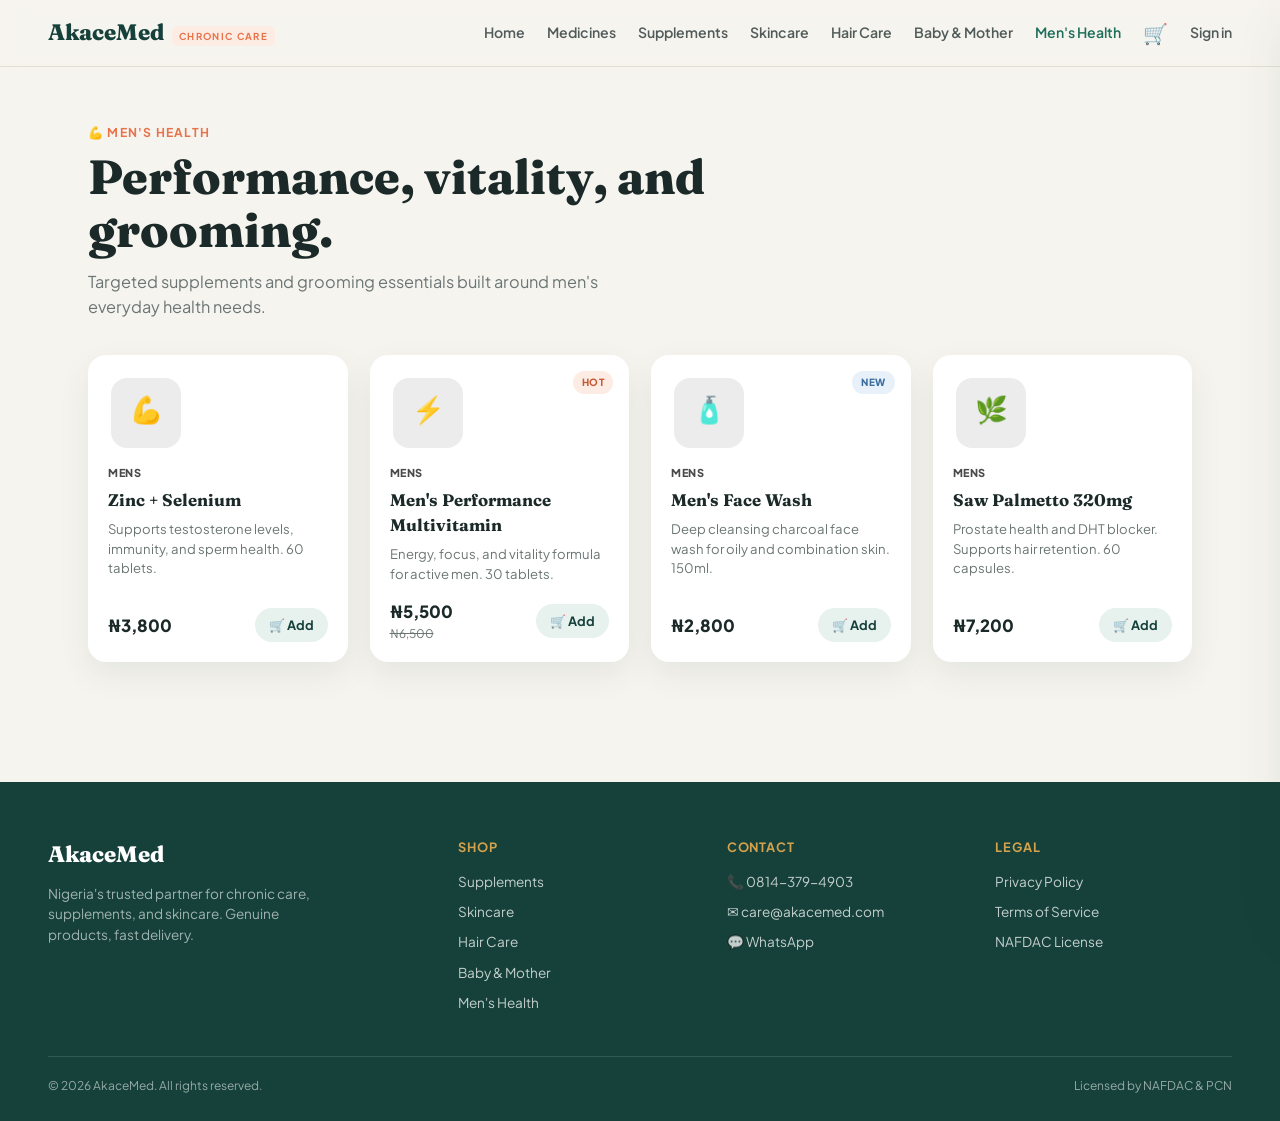
<file: mens.html>
<!doctype html>
<html lang="en">
<head>
<meta charset="UTF-8" />
<meta name="viewport" content="width=device-width, initial-scale=1.0" />
<title>Men's Health — AkaceMed</title>
<link href="https://fonts.googleapis.com/css2?family=Fraunces:ital,wght@0,600;0,700;0,800;1,600&family=Plus+Jakarta+Sans:wght@300;400;500;600;700&display=swap" rel="stylesheet" />
<link rel="stylesheet" href="style.css" />
</head>
<body>

<nav>
  <a href="index.html" class="logo">AkaceMed <span class="logo-tag">CHRONIC CARE</span></a>
  <div class="nav-links">
    <a href="index.html" class="nav-link">Home</a>
    <a href="medicines.html" class="nav-link">Medicines</a>
    <a href="supplements.html" class="nav-link">Supplements</a>
    <a href="skincare.html" class="nav-link">Skincare</a>
    <a href="haircare.html" class="nav-link">Hair Care</a>
    <a href="baby.html" class="nav-link">Baby & Mother</a>
    <a href="mens.html" class="nav-link active">Men's Health</a>
    <div class="cart-icon" id="cartIcon" onclick="toggleCart()">🛒<span class="cart-badge" id="cartBadge" style="display:none">0</span></div>
    <a href="login.html" class="nav-link" id="authLink">Sign in</a>
  </div>
</nav>

<div class="cart-overlay" id="cartOverlay"></div>
<div class="cart-drawer" id="cartDrawer">
  <div class="cart-header"><h3>Your Cart</h3><button class="cart-close" onclick="toggleCart()">✕</button></div>
  <div class="cart-items" id="cartItems"></div>
  <div class="cart-footer" id="cartFooter" style="display:none">
    <div class="cart-total-row"><span>Total</span><span id="cartTotal">₦0</span></div>
    <button class="cart-checkout-btn" onclick="goToCheckout()">Proceed to Checkout →</button>
    <p class="cart-foot-note">Secure payment via Paystack</p>
  </div>
</div>

<section class="page-hero">
  <div class="page-hero-eyebrow">💪 Men's Health</div>
  <h1>Performance, vitality, and grooming.</h1>
  <p>Targeted supplements and grooming essentials built around men's everyday health needs.</p>
</section>

<div class="prod-grid" id="grid-mens"></div>

<footer>
  <div class="footer-grid">
    <div class="footer-brand">
      <a href="index.html" class="logo">AkaceMed</a>
      <p>Nigeria's trusted partner for chronic care, supplements, and skincare. Genuine products, fast delivery.</p>
    </div>
    <div class="footer-col">
      <h4>Shop</h4>
      <a href="supplements.html">Supplements</a>
      <a href="skincare.html">Skincare</a>
      <a href="haircare.html">Hair Care</a>
      <a href="baby.html">Baby & Mother</a>
      <a href="mens.html">Men's Health</a>
    </div>
    <div class="footer-col">
      <h4>Contact</h4>
      <a href="tel:+2348143794903">📞 0814-379-4903</a>
      <a href="mailto:care@akacemed.com">✉ care@akacemed.com</a>
      <a href="https://wa.me/2348143794903">💬 WhatsApp</a>
    </div>
    <div class="footer-col">
      <h4>Legal</h4>
      <a href="#">Privacy Policy</a>
      <a href="#">Terms of Service</a>
      <a href="#">NAFDAC License</a>
    </div>
  </div>
  <div class="footer-bottom">
    <p>© 2026 AkaceMed. All rights reserved.</p>
    <p>Licensed by NAFDAC & PCN</p>
  </div>
</footer>

<div class="toast" id="toast"></div>

<script src="products.js"></script>
<script src="cart.js"></script>
<script>
  renderProductGrid("mens", "grid-mens");
</script>
</body>
</html>
</file>
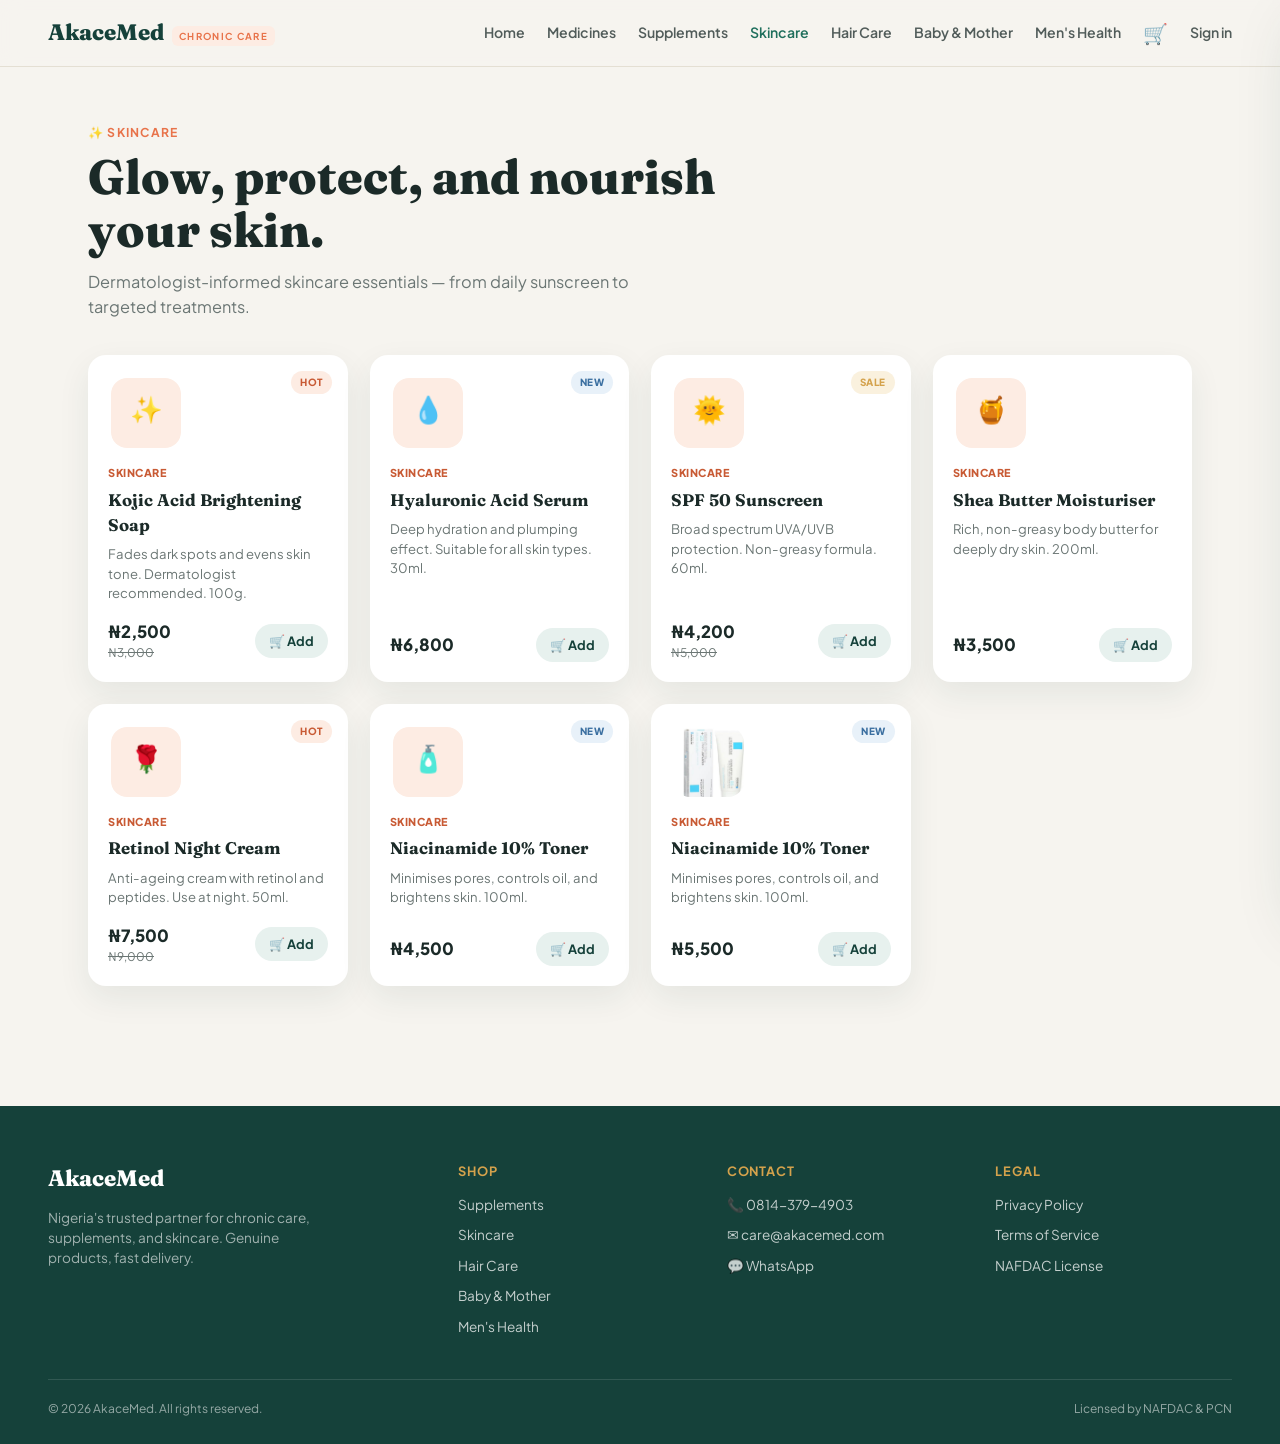
<file: skincare.html>
<!doctype html>
<html lang="en">
<head>
<meta charset="UTF-8" />
<meta name="viewport" content="width=device-width, initial-scale=1.0" />
<title>Skincare — AkaceMed</title>
<link href="https://fonts.googleapis.com/css2?family=Fraunces:ital,wght@0,600;0,700;0,800;1,600&family=Plus+Jakarta+Sans:wght@300;400;500;600;700&display=swap" rel="stylesheet" />
<link rel="stylesheet" href="style.css" />
</head>
<body>

<nav>
  <a href="index.html" class="logo">AkaceMed <span class="logo-tag">CHRONIC CARE</span></a>
  <div class="nav-links">
    <a href="index.html" class="nav-link">Home</a>
    <a href="medicines.html" class="nav-link">Medicines</a>
    <a href="supplements.html" class="nav-link">Supplements</a>
    <a href="skincare.html" class="nav-link active">Skincare</a>
    <a href="haircare.html" class="nav-link">Hair Care</a>
    <a href="baby.html" class="nav-link">Baby & Mother</a>
    <a href="mens.html" class="nav-link">Men's Health</a>
    <div class="cart-icon" id="cartIcon" onclick="toggleCart()">🛒<span class="cart-badge" id="cartBadge" style="display:none">0</span></div>
    <a href="login.html" class="nav-link" id="authLink">Sign in</a>
  </div>
</nav>

<div class="cart-overlay" id="cartOverlay"></div>
<div class="cart-drawer" id="cartDrawer">
  <div class="cart-header"><h3>Your Cart</h3><button class="cart-close" onclick="toggleCart()">✕</button></div>
  <div class="cart-items" id="cartItems"></div>
  <div class="cart-footer" id="cartFooter" style="display:none">
    <div class="cart-total-row"><span>Total</span><span id="cartTotal">₦0</span></div>
    <button class="cart-checkout-btn" onclick="goToCheckout()">Proceed to Checkout →</button>
    <p class="cart-foot-note">Secure payment via Paystack</p>
  </div>
</div>

<section class="page-hero">
  <div class="page-hero-eyebrow">✨ Skincare</div>
  <h1>Glow, protect, and nourish your skin.</h1>
  <p>Dermatologist-informed skincare essentials — from daily sunscreen to targeted treatments.</p>
</section>

<div class="prod-grid" id="grid-skincare"></div>

<footer>
  <div class="footer-grid">
    <div class="footer-brand">
      <a href="index.html" class="logo">AkaceMed</a>
      <p>Nigeria's trusted partner for chronic care, supplements, and skincare. Genuine products, fast delivery.</p>
    </div>
    <div class="footer-col">
      <h4>Shop</h4>
      <a href="supplements.html">Supplements</a>
      <a href="skincare.html">Skincare</a>
      <a href="haircare.html">Hair Care</a>
      <a href="baby.html">Baby & Mother</a>
      <a href="mens.html">Men's Health</a>
    </div>
    <div class="footer-col">
      <h4>Contact</h4>
      <a href="tel:+2348143794903">📞 0814-379-4903</a>
      <a href="mailto:care@akacemed.com">✉ care@akacemed.com</a>
      <a href="https://wa.me/2348143794903">💬 WhatsApp</a>
    </div>
    <div class="footer-col">
      <h4>Legal</h4>
      <a href="#">Privacy Policy</a>
      <a href="#">Terms of Service</a>
      <a href="#">NAFDAC License</a>
    </div>
  </div>
  <div class="footer-bottom">
    <p>© 2026 AkaceMed. All rights reserved.</p>
    <p>Licensed by NAFDAC & PCN</p>
  </div>
</footer>

<div class="toast" id="toast"></div>

<script src="products.js"></script>
<script src="cart.js"></script>
<script>
  renderProductGrid("skincare", "grid-skincare");
</script>
</body>
</html>
</file>
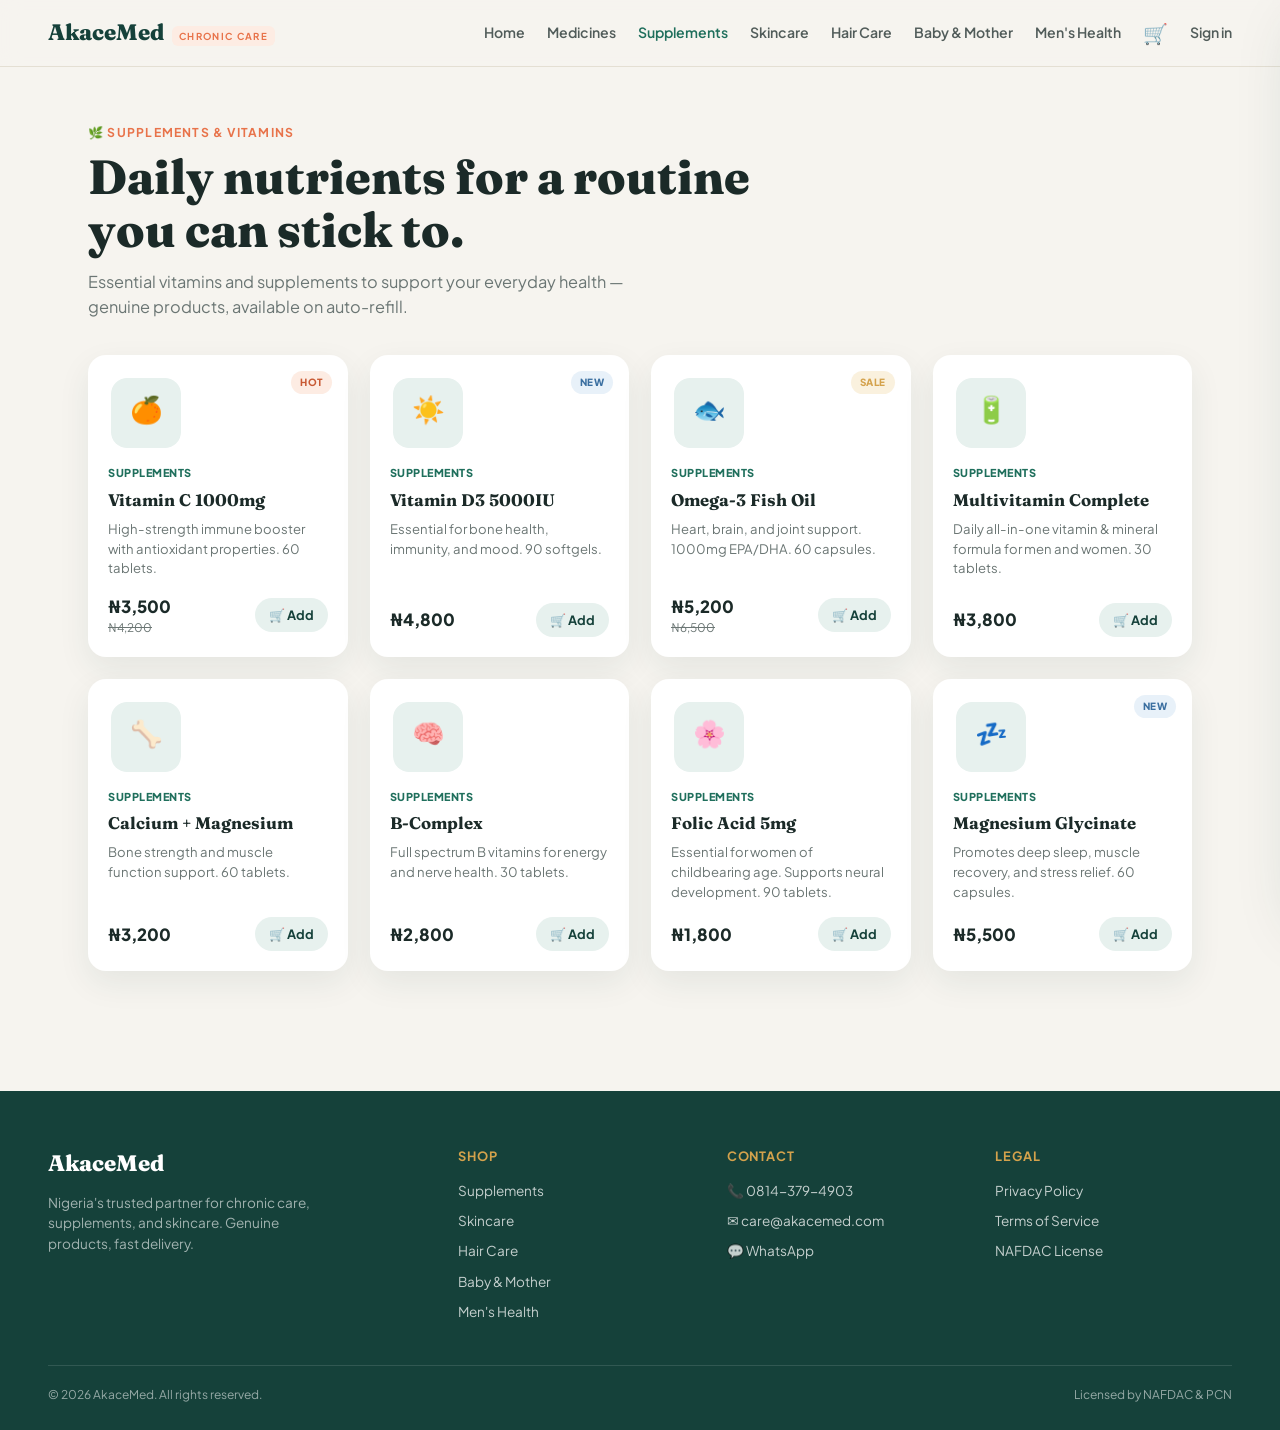
<file: supplements.html>
<!doctype html>
<html lang="en">
<head>
<meta charset="UTF-8" />
<meta name="viewport" content="width=device-width, initial-scale=1.0" />
<title>Supplements — AkaceMed</title>
<link href="https://fonts.googleapis.com/css2?family=Fraunces:ital,wght@0,600;0,700;0,800;1,600&family=Plus+Jakarta+Sans:wght@300;400;500;600;700&display=swap" rel="stylesheet" />
<link rel="stylesheet" href="style.css" />
</head>
<body>

<nav>
  <a href="home.html" class="logo">AkaceMed <span class="logo-tag">CHRONIC CARE</span></a>
  <div class="nav-links">
    <a href="home.html" class="nav-link">Home</a>
    <a href="medicines.html" class="nav-link">Medicines</a>
    <a href="supplements.html" class="nav-link active">Supplements</a>
    <a href="skincare.html" class="nav-link">Skincare</a>
    <a href="haircare.html" class="nav-link">Hair Care</a>
    <a href="baby.html" class="nav-link">Baby & Mother</a>
    <a href="mens.html" class="nav-link">Men's Health</a>
    <div class="cart-icon" id="cartIcon" onclick="toggleCart()">🛒<span class="cart-badge" id="cartBadge" style="display:none">0</span></div>
    <a href="login.html" class="nav-link" id="authLink">Sign in</a>
  </div>
</nav>

<div class="cart-overlay" id="cartOverlay"></div>
<div class="cart-drawer" id="cartDrawer">
  <div class="cart-header"><h3>Your Cart</h3><button class="cart-close" onclick="toggleCart()">✕</button></div>
  <div class="cart-items" id="cartItems"></div>
  <div class="cart-footer" id="cartFooter" style="display:none">
    <div class="cart-total-row"><span>Total</span><span id="cartTotal">₦0</span></div>
    <button class="cart-checkout-btn" onclick="goToCheckout()">Proceed to Checkout →</button>
    <p class="cart-foot-note">Secure payment via Paystack</p>
  </div>
</div>

<section class="page-hero">
  <div class="page-hero-eyebrow">🌿 Supplements & Vitamins</div>
  <h1>Daily nutrients for a routine you can stick to.</h1>
  <p>Essential vitamins and supplements to support your everyday health — genuine products, available on auto-refill.</p>
</section>

<div class="prod-grid" id="grid-supplements"></div>

<footer>
  <div class="footer-grid">
    <div class="footer-brand">
      <a href="home.html" class="logo">AkaceMed</a>
      <p>Nigeria's trusted partner for chronic care, supplements, and skincare. Genuine products, fast delivery.</p>
    </div>
    <div class="footer-col">
      <h4>Shop</h4>
      <a href="supplements.html">Supplements</a>
      <a href="skincare.html">Skincare</a>
      <a href="haircare.html">Hair Care</a>
      <a href="baby.html">Baby & Mother</a>
      <a href="mens.html">Men's Health</a>
    </div>
    <div class="footer-col">
      <h4>Contact</h4>
      <a href="tel:+2348143794903">📞 0814-379-4903</a>
      <a href="mailto:care@akacemed.com">✉ care@akacemed.com</a>
      <a href="https://wa.me/2348143794903">💬 WhatsApp</a>
    </div>
    <div class="footer-col">
      <h4>Legal</h4>
      <a href="#">Privacy Policy</a>
      <a href="#">Terms of Service</a>
      <a href="#">NAFDAC License</a>
    </div>
  </div>
  <div class="footer-bottom">
    <p>© 2026 AkaceMed. All rights reserved.</p>
    <p>Licensed by NAFDAC & PCN</p>
  </div>
</footer>

<div class="toast" id="toast"></div>

<script src="products.js"></script>
<script src="cart.js"></script>
<script>
  renderProductGrid("supplements", "grid-supplements");
</script>
</body>
</html>
</file>
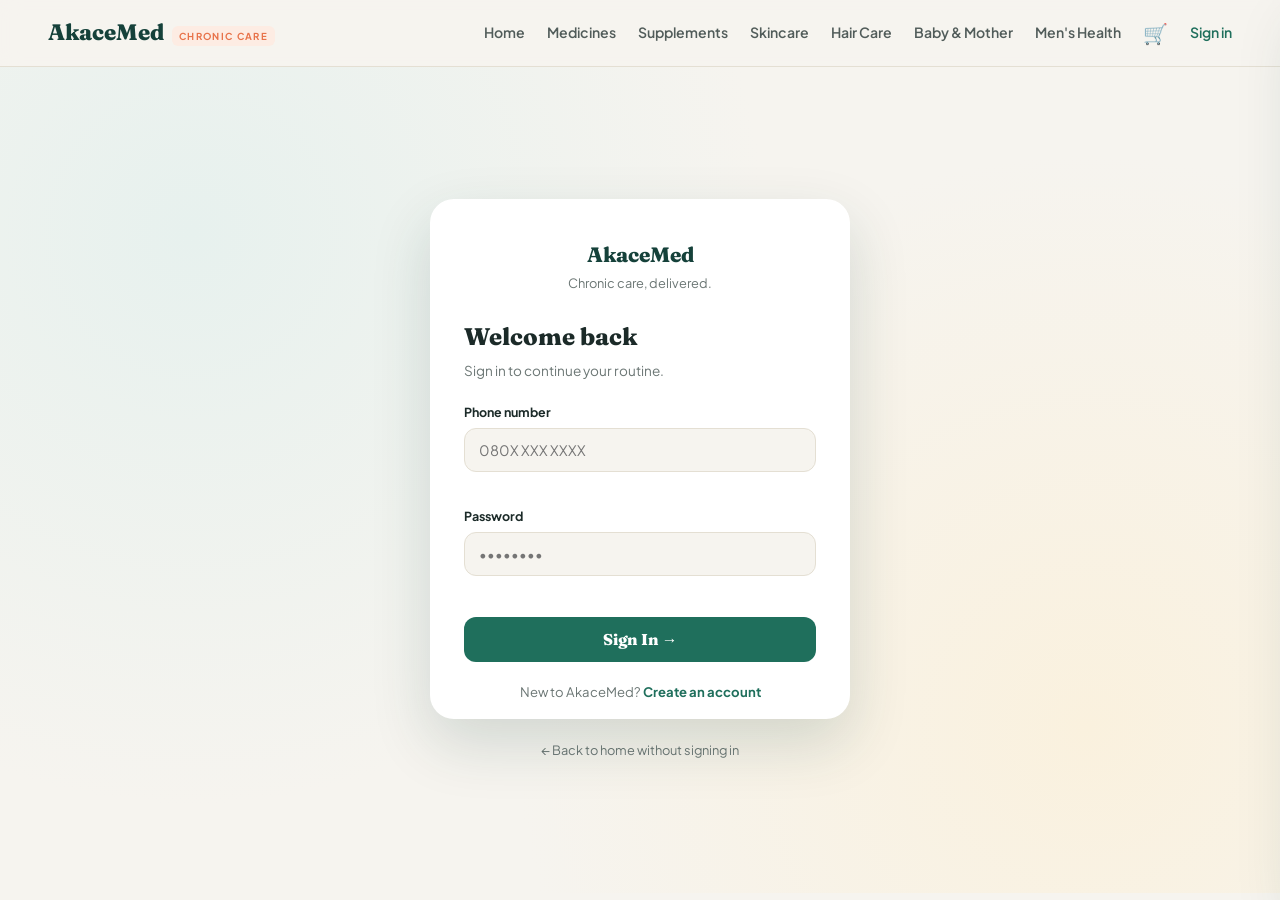
<file: t.htm>
<!doctype html>
<html lang="en">
<head>
<meta charset="UTF-8" />
<meta name="viewport" content="width=device-width, initial-scale=1.0" />
<title>Checkout — AkaceMed</title>
<link href="https://fonts.googleapis.com/css2?family=Fraunces:ital,wght@0,600;0,700;0,800;1,600&family=Plus+Jakarta+Sans:wght@300;400;500;600;700&display=swap" rel="stylesheet" />
<link rel="stylesheet" href="style.css" />
<script src="https://js.paystack.co/v1/inline.js"></script>
<style>
  .checkout-wrap {
    max-width: 900px;
    margin: 0 auto;
    padding: 50px 24px 100px;
    display: grid;
    grid-template-columns: 1fr 340px;
    gap: 30px;
    align-items: start;
  }
  .checkout-head { grid-column: 1 / -1; margin-bottom: 6px; }
  .checkout-head .eyebrow {
    font-size: 0.76rem; font-weight: 700; letter-spacing: 0.08em;
    text-transform: uppercase; color: var(--accent); margin-bottom: 6px;
  }
  .checkout-head h1 { font-family: var(--font-display); font-size: 1.9rem; font-weight: 800; }

  .panel {
    background: var(--card);
    border-radius: 20px;
    padding: 26px;
    box-shadow: var(--shadow);
  }
  .panel h3 {
    font-family: var(--font-display);
    font-size: 1.1rem;
    margin-bottom: 16px;
  }

  .co-item {
    display: flex;
    gap: 14px;
    padding: 14px 0;
    border-bottom: 1px solid var(--line);
    align-items: center;
  }
  .co-item:last-child { border-bottom: none; }
  .co-item img { width: 52px; height: 52px; border-radius: 12px; object-fit: cover; background: var(--bg); }
  .co-item-name { font-weight: 700; font-size: 0.9rem; }
  .co-item-qty { font-size: 0.76rem; color: var(--gray); }
  .co-item-price { margin-left: auto; font-weight: 800; font-size: 0.9rem; }

  .co-row {
    display: flex; justify-content: space-between;
    font-size: 0.88rem; margin-bottom: 10px; color: var(--gray);
  }
  .co-row.total {
    font-weight: 800; font-size: 1.1rem; color: var(--ink);
    border-top: 1px solid var(--line); padding-top: 14px; margin-top: 6px;
  }

  .field { margin-bottom: 14px; }
  .field label { display: block; font-size: 0.78rem; font-weight: 700; margin-bottom: 6px; }
  .field input, .field textarea {
    width: 100%; padding: 11px 13px; border-radius: 10px;
    border: 1.5px solid var(--line); font-family: inherit; font-size: 0.88rem;
    background: var(--bg);
  }
  .field input:focus, .field textarea:focus { outline: none; border-color: var(--brand); background: #fff; }

  .pay-btn {
    width: 100%; padding: 14px; border-radius: 12px; border: none;
    background: var(--brand); color: #fff; font-family: var(--font-display);
    font-weight: 800; font-size: 1rem; margin-top: 10px;
  }
  .pay-note { text-align: center; font-size: 0.75rem; color: var(--gray); margin-top: 10px; }
  .pay-note a { color: var(--blue); font-weight: 700; }

  .empty-state {
    grid-column: 1 / -1;
    text-align: center;
    padding: 80px 20px;
  }
  .empty-state span { font-size: 2.6rem; display: block; margin-bottom: 14px; }
  .empty-state h3 { font-family: var(--font-display); font-size: 1.3rem; margin-bottom: 8px; }
  .empty-state p { color: var(--gray); margin-bottom: 20px; }

  .success-modal-overlay {
    position: fixed; inset: 0; background: rgba(21,65,58,0.45);
    display: none; align-items: center; justify-content: center; z-index: 2000; padding: 20px;
  }
  .success-modal-overlay.open { display: flex; }
  .success-modal {
    background: #fff; border-radius: 24px; padding: 44px 36px; text-align: center; max-width: 380px;
    box-shadow: var(--shadow-lg);
  }
  .success-modal .icon {
    width: 70px; height: 70px; border-radius: 50%; background: var(--brand-soft);
    color: var(--brand); font-size: 2rem; display: flex; align-items: center; justify-content: center;
    margin: 0 auto 18px;
  }
  .success-modal h3 { font-family: var(--font-display); font-size: 1.3rem; margin-bottom: 8px; }
  .success-modal p { color: var(--gray); font-size: 0.88rem; margin-bottom: 22px; }

  @media (max-width: 760px) {
    .checkout-wrap { grid-template-columns: 1fr; }
  }
</style>
</head>
<body>

<nav>
  <a href="index.html" class="logo">AkaceMed <span class="logo-tag">CHRONIC CARE</span></a>
  <div class="nav-links">
    <a href="index.html" class="nav-link">Home</a>
    <a href="medicines.html" class="nav-link">Medicines</a>
    <a href="supplements.html" class="nav-link">Supplements</a>
    <a href="skincare.html" class="nav-link">Skincare</a>
    <a href="haircare.html" class="nav-link">Hair Care</a>
    <a href="baby.html" class="nav-link">Baby & Mother</a>
    <a href="mens.html" class="nav-link">Men's Health</a>
    <div class="cart-icon" id="cartIcon" onclick="toggleCart()">🛒<span class="cart-badge" id="cartBadge" style="display:none">0</span></div>
    <a href="login.html" class="nav-link" id="authLink">Sign in</a>
  </div>
</nav>

<div class="cart-overlay" id="cartOverlay"></div>
<div class="cart-drawer" id="cartDrawer">
  <div class="cart-header"><h3>Your Cart</h3><button class="cart-close" onclick="toggleCart()">✕</button></div>
  <div class="cart-items" id="cartItems"></div>
  <div class="cart-footer" id="cartFooter" style="display:none">
    <div class="cart-total-row"><span>Total</span><span id="cartTotal">₦0</span></div>
    <button class="cart-checkout-btn" onclick="goToCheckout()">Proceed to Checkout →</button>
    <p class="cart-foot-note">Secure payment via Paystack</p>
  </div>
</div>

<div class="checkout-wrap" id="checkoutWrap">
  <div class="checkout-head">
    <div class="eyebrow">Almost there</div>
    <h1>Checkout</h1>
  </div>

  <div id="checkoutContent"></div>
</div>

<div class="success-modal-overlay" id="successOverlay">
  <div class="success-modal">
    <div class="icon">🎉</div>
    <h3>Payment successful!</h3>
    <p>Your order is confirmed. We'll send delivery updates by SMS and WhatsApp.</p>
    <a href="index.html" class="btn btn-brand" style="width:100%;">Back to Home</a>
  </div>
</div>

<div class="toast" id="toast"></div>

<script src="products.js"></script>
<script src="cart.js"></script>
<script>
  const session = getSession();
  if (!session) {
    window.location.href = "login.html?redirect=checkout";
  }

  const DELIVERY_FEE = 1200;

  function renderCheckout() {
    const wrap = document.getElementById("checkoutContent");
    if (cart.length === 0) {
      wrap.innerHTML = `
        <div class="empty-state">
          <span>🛒</span>
          <h3>Your cart is empty</h3>
          <p>Add a few products before checking out.</p>
          <a href="supplements.html" class="btn btn-brand">Shop Products →</a>
        </div>`;
      return;
    }

    const subtotal = getCartTotal();
    const total = subtotal + DELIVERY_FEE;

    wrap.innerHTML = `
      <div class="panel">
        <h3>Order Summary</h3>
        ${cart
          .map(
            (i) => `
          <div class="co-item">
            <img src="${resolveProductImage(i)}" alt="${i.name}" />
            <div>
              <div class="co-item-name">${i.name}</div>
              <div class="co-item-qty">Qty ${i.qty}</div>
            </div>
            <div class="co-item-price">₦${(i.price * i.qty).toLocaleString()}</div>
          </div>`,
          )
          .join("")}
      </div>

      <div>
        <div class="panel" style="margin-bottom:20px;">
          <h3>Delivery Details</h3>
          <div class="field">
            <label>Full name</label>
            <input type="text" id="coName" value="${session ? session.name : ""}" />
          </div>
          <div class="field">
            <label>Phone number</label>
            <input type="tel" id="coPhone" value="${session ? session.phone : ""}" />
          </div>
          <div class="field">
            <label>Delivery address</label>
            <textarea id="coAddress" rows="3" placeholder="Street, city, state"></textarea>
          </div>
        </div>

        <div class="panel">
          <h3>Total</h3>
          <div class="co-row"><span>Subtotal</span><span>₦${subtotal.toLocaleString()}</span></div>
          <div class="co-row"><span>Delivery fee</span><span>₦${DELIVERY_FEE.toLocaleString()}</span></div>
          <div class="co-row total"><span>Total</span><span>₦${total.toLocaleString()}</span></div>
          <button class="pay-btn" onclick="payWithPaystack(${total})">💳 Pay ₦${total.toLocaleString()} with Paystack</button>
          <p class="pay-note">Or <a href="#" onclick="payViaWhatsApp(${total});return false;">pay via WhatsApp</a></p>
        </div>
      </div>
    `;
  }
  renderCheckout();

  function getDeliveryInfo() {
    return {
      name: document.getElementById("coName")?.value.trim() || session?.name || "Guest",
      phone: document.getElementById("coPhone")?.value.trim() || session?.phone || "",
      address: document.getElementById("coAddress")?.value.trim() || "",
    };
  }

  function buildOrderMessage(total) {
    const info = getDeliveryInfo();
    return encodeURIComponent(
      `🛒 NEW ORDER — AkaceMed\n\nCustomer: ${info.name}\nPhone: ${info.phone}\nAddress: ${info.address}\n\n` +
        cart.map((i) => `• ${i.name} ×${i.qty} = ₦${(i.price * i.qty).toLocaleString()}`).join("\n") +
        `\n\nTotal: ₦${total.toLocaleString()}\nPlease send payment details.`,
    );
  }

  function payViaWhatsApp(total) {
    const info = getDeliveryInfo();
    if (!info.address) {
      showToast("⚠️ Please enter your delivery address first");
      return;
    }
    window.open(`https://wa.me/2348143794903?text=${buildOrderMessage(total)}`, "_blank");
  }

  // ── PAYSTACK (ready to activate — replace the key below) ──
  function payWithPaystack(total) {
    const info = getDeliveryInfo();
    if (!info.address) {
      showToast("⚠️ Please enter your delivery address first");
      return;
    }

    const PAYSTACK_KEY = "pk_test_REPLACE_WITH_YOUR_KEY";

    if (PAYSTACK_KEY === "pk_test_REPLACE_WITH_YOUR_KEY") {
      window.open(`https://wa.me/2348143794903?text=${buildOrderMessage(total)}`, "_blank");
      showToast("Order sent to WhatsApp — payment details coming!");
      return;
    }

    const handler = PaystackPop.setup({
      key: PAYSTACK_KEY,
      email: `${info.phone}@akacemed.ng`,
      amount: total * 100,
      currency: "NGN",
      ref: "AKM-" + Date.now(),
      metadata: {
        custom_fields: [
          { display_name: "Customer Name", variable_name: "customer_name", value: info.name },
          { display_name: "Delivery Address", variable_name: "address", value: info.address },
        ],
      },
      callback: function (response) {
        // Payment confirmed — clear the cart back to zero
        resetCart();
        document.getElementById("successOverlay").classList.add("open");
        const waMsg = encodeURIComponent(
          `✅ PAYMENT CONFIRMED\nRef: ${response.reference}\nCustomer: ${info.name}\nTotal: ₦${total.toLocaleString()}`,
        );
        setTimeout(() => window.open(`https://wa.me/2348143794903?text=${waMsg}`, "_blank"), 800);
      },
      onClose: function () {
        showToast("Payment cancelled — your cart is still saved.");
      },
    });
    handler.openIframe();
  }
</script>
</body>
</html>
</file>
<file: style.css>
/* ===================================================================
   AKACEMED — SHARED DESIGN SYSTEM
   =================================================================== */

:root {
  /* Color */
  --bg: #f6f4ef;
  --ink: #1b2a28;
  --gray: #6b7674;
  --line: #e4dfd3;
  --card: #ffffff;

  --brand: #1f6f5c;
  --brand-dark: #15413a;
  --brand-soft: #e7f1ee;

  --accent: #e8734a;
  --accent-dark: #c85a34;
  --accent-soft: #fdece3;

  --gold: #d4a24c;
  --gold-soft: #faf1de;

  --blue: #3b6fa0;
  --blue-soft: #e8f1f9;

  --red: #c0392b;
  --red-soft: #fceceb;

  --green: #1f6f5c;
  --green-soft: #e7f1ee;

  /* Category accents */
  --cat-supp: #1f6f5c;
  --cat-supp-soft: #e7f1ee;
  --cat-skin: #c85a34;
  --cat-skin-soft: #fdece3;
  --cat-hair: #7a5ca6;
  --cat-hair-soft: #efe9f7;
  --cat-baby: #3b6fa0;
  --cat-baby-soft: #e8f1f9;
  --cat-mens: #4a4a4a;
  --cat-mens-soft: #ececec;

  --cat-hyper: #c0392b;
  --cat-hyper-soft: #fceceb;
  --cat-diabetes: #c85a34;
  --cat-diabetes-soft: #fdece3;
  --cat-asthma: #3b6fa0;
  --cat-asthma-soft: #e8f1f9;
  --cat-epilepsy: #7a5ca6;
  --cat-epilepsy-soft: #efe9f7;

  /* Type */
  --font-display: "Fraunces", serif;
  --font-body: "Plus Jakarta Sans", sans-serif;

  /* Radius / shadow */
  --radius: 18px;
  --radius-sm: 10px;
  --shadow: 0 12px 32px rgba(21, 65, 58, 0.08);
  --shadow-lg: 0 24px 60px rgba(21, 65, 58, 0.16);
}

* {
  box-sizing: border-box;
  margin: 0;
  padding: 0;
}

html {
  scroll-behavior: smooth;
}

body {
  font-family: var(--font-body);
  background: var(--bg);
  color: var(--ink);
  line-height: 1.5;
  -webkit-font-smoothing: antialiased;
}

a {
  text-decoration: none;
  color: inherit;
}

img {
  max-width: 100%;
  display: block;
}

button {
  font-family: inherit;
  cursor: pointer;
}

:focus-visible {
  outline: 3px solid var(--accent);
  outline-offset: 2px;
}

/* ===================== NAV ===================== */
nav {
  position: sticky;
  top: 0;
  z-index: 500;
  display: flex;
  align-items: center;
  justify-content: space-between;
  gap: 24px;
  padding: 16px 48px;
  background: rgba(246, 244, 239, 0.92);
  backdrop-filter: blur(10px);
  border-bottom: 1px solid var(--line);
}

.logo {
  font-family: var(--font-display);
  font-weight: 800;
  font-size: 1.4rem;
  color: var(--brand-dark);
  display: flex;
  align-items: baseline;
  gap: 8px;
}

.logo-tag {
  font-family: var(--font-body);
  font-size: 0.6rem;
  font-weight: 700;
  letter-spacing: 0.14em;
  color: var(--accent);
  background: var(--accent-soft);
  padding: 3px 7px;
  border-radius: 6px;
}

.nav-links {
  display: flex;
  align-items: center;
  gap: 22px;
  flex-wrap: wrap;
}

.nav-link {
  font-size: 0.88rem;
  font-weight: 600;
  color: var(--ink);
  opacity: 0.75;
  transition: opacity 0.15s;
  white-space: nowrap;
}
.nav-link:hover,
.nav-link.active {
  opacity: 1;
  color: var(--brand);
}

.cart-icon {
  position: relative;
  font-size: 1.25rem;
  cursor: pointer;
}
.cart-badge {
  position: absolute;
  top: -8px;
  right: -10px;
  background: var(--accent);
  color: #fff;
  font-size: 0.66rem;
  font-weight: 800;
  min-width: 18px;
  height: 18px;
  border-radius: 50%;
  display: flex;
  align-items: center;
  justify-content: center;
  padding: 0 3px;
}
.cart-badge.bump {
  animation: bump 0.35s ease;
}
@keyframes bump {
  0% { transform: scale(1); }
  40% { transform: scale(1.4); }
  100% { transform: scale(1); }
}

/* ===================== BUTTONS ===================== */
.btn {
  display: inline-flex;
  align-items: center;
  justify-content: center;
  gap: 8px;
  padding: 11px 22px;
  border-radius: 999px;
  font-weight: 700;
  font-size: 0.88rem;
  border: none;
  transition: transform 0.15s ease, box-shadow 0.15s ease;
  white-space: nowrap;
}
.btn:hover {
  transform: translateY(-2px);
}
.btn-lg {
  padding: 15px 30px;
  font-size: 0.98rem;
}
.btn-brand {
  background: var(--brand);
  color: #fff;
  box-shadow: 0 10px 26px rgba(31, 111, 92, 0.28);
}
.btn-accent {
  background: var(--accent);
  color: #fff;
  box-shadow: 0 10px 26px rgba(232, 115, 74, 0.3);
}
.btn-outline {
  background: transparent;
  border: 1.5px solid var(--line);
  color: var(--ink);
}
.btn-outline:hover {
  border-color: var(--brand);
  color: var(--brand);
}
.btn-gold {
  background: var(--gold);
  color: var(--brand-dark);
}

/* ===================== CART DRAWER ===================== */
.cart-overlay {
  position: fixed;
  inset: 0;
  background: rgba(21, 65, 58, 0.35);
  opacity: 0;
  pointer-events: none;
  transition: opacity 0.25s;
  z-index: 900;
}
.cart-overlay.open {
  opacity: 1;
  pointer-events: auto;
}
.cart-drawer {
  position: fixed;
  top: 0;
  right: -420px;
  width: 400px;
  max-width: 92vw;
  height: 100%;
  background: var(--card);
  z-index: 950;
  transition: right 0.3s ease;
  display: flex;
  flex-direction: column;
  box-shadow: var(--shadow-lg);
}
.cart-drawer.open {
  right: 0;
}
.cart-header {
  display: flex;
  align-items: center;
  justify-content: space-between;
  padding: 22px 24px;
  border-bottom: 1px solid var(--line);
}
.cart-header h3 {
  font-family: var(--font-display);
  font-size: 1.2rem;
}
.cart-close {
  background: var(--bg);
  border: none;
  width: 34px;
  height: 34px;
  border-radius: 50%;
  font-size: 1rem;
}
.cart-items {
  flex: 1;
  overflow-y: auto;
  padding: 16px 24px;
}
.cart-empty {
  text-align: center;
  padding: 60px 20px;
  color: var(--gray);
}
.cart-empty-icon {
  font-size: 2.4rem;
  display: block;
  margin-bottom: 12px;
}
.cart-item {
  display: flex;
  gap: 12px;
  padding: 14px 0;
  border-bottom: 1px solid var(--line);
}
.cart-item-icon img {
  width: 56px;
  height: 56px;
  border-radius: 12px;
  object-fit: cover;
  background: var(--bg);
}
.cart-item-info {
  flex: 1;
  min-width: 0;
}
.cart-item-name {
  font-weight: 700;
  font-size: 0.9rem;
}
.cart-item-cond {
  font-size: 0.72rem;
  color: var(--gray);
  text-transform: capitalize;
  margin-bottom: 6px;
}
.cart-item-row {
  display: flex;
  align-items: center;
  justify-content: space-between;
}
.qty-control {
  display: flex;
  align-items: center;
  gap: 10px;
  background: var(--bg);
  border-radius: 999px;
  padding: 4px 10px;
}
.qty-btn {
  background: none;
  border: none;
  font-size: 1rem;
  font-weight: 800;
  color: var(--brand);
  width: 18px;
}
.qty-num {
  font-weight: 700;
  font-size: 0.85rem;
  min-width: 14px;
  text-align: center;
}
.cart-item-price {
  font-weight: 800;
  font-size: 0.88rem;
}
.remove-item {
  background: none;
  border: none;
  font-size: 0.7rem;
  color: var(--red);
  margin-top: 4px;
  font-weight: 600;
}
.cart-footer {
  padding: 20px 24px 24px;
  border-top: 1px solid var(--line);
}
.cart-total-row {
  display: flex;
  justify-content: space-between;
  font-weight: 800;
  font-size: 1.05rem;
  margin-bottom: 14px;
}
.cart-checkout-btn {
  width: 100%;
  padding: 14px;
  border-radius: 12px;
  border: none;
  background: var(--brand);
  color: #fff;
  font-family: var(--font-display);
  font-size: 1rem;
  font-weight: 800;
}
.cart-foot-note {
  text-align: center;
  font-size: 0.72rem;
  color: var(--gray);
  margin-top: 10px;
}

/* ===================== PRODUCT CARDS / GRID ===================== */
.page-hero {
  padding: 56px 48px 36px;
  max-width: 1200px;
  margin: 0 auto;
}
.page-hero-eyebrow {
  font-size: 0.76rem;
  font-weight: 700;
  letter-spacing: 0.1em;
  text-transform: uppercase;
  color: var(--accent);
  margin-bottom: 10px;
}
.page-hero h1 {
  font-family: var(--font-display);
  font-size: clamp(2rem, 4vw, 3rem);
  font-weight: 800;
  max-width: 700px;
  line-height: 1.1;
}
.page-hero p {
  margin-top: 14px;
  color: var(--gray);
  max-width: 560px;
  font-size: 1.02rem;
}

.prod-grid {
  display: grid;
  grid-template-columns: repeat(auto-fill, minmax(230px, 1fr));
  gap: 22px;
  max-width: 1200px;
  margin: 0 auto;
  padding: 0 48px 80px;
}

.prod-card {
  background: var(--card);
  border-radius: var(--radius);
  padding: 20px;
  position: relative;
  box-shadow: var(--shadow);
  transition: transform 0.2s ease, box-shadow 0.2s ease;
  display: flex;
  flex-direction: column;
}
.prod-card:hover {
  transform: translateY(-4px);
  box-shadow: var(--shadow-lg);
}
.prod-badge {
  position: absolute;
  top: 16px;
  right: 16px;
  font-size: 0.62rem;
  font-weight: 800;
  padding: 4px 9px;
  border-radius: 999px;
  letter-spacing: 0.04em;
}
.badge-hot { background: var(--accent-soft); color: var(--accent-dark); }
.badge-new { background: var(--blue-soft); color: var(--blue); }
.badge-sale { background: var(--gold-soft); color: var(--gold); }

.prod-icon {
  width: 76px;
  height: 76px;
  border-radius: 16px;
  margin-bottom: 14px;
  display: flex;
  align-items: center;
  justify-content: center;
  overflow: hidden;
}
.prod-icon img {
  width: 70px;
  height: 70px;
  object-fit: cover;
  border-radius: 16px;
}

.prod-cat {
  font-size: 0.68rem;
  font-weight: 800;
  text-transform: uppercase;
  letter-spacing: 0.05em;
  margin-bottom: 6px;
}
.prod-cat.supp { color: var(--cat-supp); }
.prod-cat.skin { color: var(--cat-skin); }
.prod-cat.hair { color: var(--cat-hair); }
.prod-cat.baby { color: var(--cat-baby); }
.prod-cat.mens { color: var(--cat-mens); }
.prod-cat.hyper { color: var(--cat-hyper); }
.prod-cat.diabetes { color: var(--cat-diabetes); }
.prod-cat.asthma { color: var(--cat-asthma); }
.prod-cat.epilepsy { color: var(--cat-epilepsy); }

.rx-badge, .otc-badge {
  position: absolute;
  top: 16px;
  right: 16px;
  font-size: 0.62rem;
  font-weight: 800;
  padding: 4px 9px;
  border-radius: 999px;
  letter-spacing: 0.04em;
}
.rx-badge { background: var(--red-soft); color: var(--red); }
.otc-badge { background: var(--brand-soft); color: var(--brand-dark); }

.cat-tabs {
  display: flex;
  gap: 10px;
  flex-wrap: wrap;
  max-width: 1200px;
  margin: 0 auto;
  padding: 0 48px 30px;
}
.cat-tab {
  padding: 10px 18px;
  border-radius: 999px;
  background: var(--card);
  border: 1.5px solid var(--line);
  font-size: 0.84rem;
  font-weight: 700;
  cursor: pointer;
  transition: all 0.15s;
}
.cat-tab:hover { border-color: var(--brand); }
.cat-tab.active {
  background: var(--brand);
  border-color: var(--brand);
  color: #fff;
}
@media (max-width: 860px) {
  .cat-tabs { padding: 0 20px 24px; }
}

.prod-name {
  font-family: var(--font-display);
  font-weight: 700;
  font-size: 1.05rem;
  margin-bottom: 6px;
}
.prod-desc {
  font-size: 0.82rem;
  color: var(--gray);
  flex: 1;
  margin-bottom: 16px;
}
.prod-footer {
  display: flex;
  align-items: center;
  justify-content: space-between;
  gap: 10px;
}
.prod-price-wrap {
  display: flex;
  flex-direction: column;
}
.prod-price {
  font-weight: 800;
  font-size: 1.05rem;
}
.prod-old-price {
  font-size: 0.74rem;
  color: var(--gray);
  text-decoration: line-through;
}
.add-btn {
  background: var(--brand-soft);
  color: var(--brand-dark);
  border: none;
  padding: 9px 14px;
  border-radius: 999px;
  font-weight: 700;
  font-size: 0.8rem;
  transition: background 0.15s;
}
.add-btn:hover {
  background: var(--brand);
  color: #fff;
}

/* ===================== TOAST ===================== */
.toast {
  position: fixed;
  bottom: 28px;
  left: 50%;
  transform: translateX(-50%) translateY(20px);
  background: var(--brand-dark);
  color: #fff;
  padding: 13px 22px;
  border-radius: 999px;
  font-size: 0.85rem;
  font-weight: 600;
  opacity: 0;
  pointer-events: none;
  transition: all 0.3s ease;
  z-index: 1200;
  box-shadow: var(--shadow-lg);
}
.toast.show {
  opacity: 1;
  transform: translateX(-50%) translateY(0);
}

/* ===================== FOOTER ===================== */
footer {
  background: var(--brand-dark);
  color: rgba(255, 255, 255, 0.85);
  padding: 56px 48px 26px;
  margin-top: 40px;
}
.footer-grid {
  max-width: 1200px;
  margin: 0 auto;
  display: grid;
  grid-template-columns: 1.6fr repeat(3, 1fr);
  gap: 32px;
  padding-bottom: 32px;
}
.footer-brand .logo { color: #fff; }
.footer-brand p {
  margin-top: 12px;
  font-size: 0.85rem;
  color: rgba(255, 255, 255, 0.6);
  max-width: 280px;
}
.footer-col h4 {
  font-size: 0.8rem;
  text-transform: uppercase;
  letter-spacing: 0.06em;
  margin-bottom: 14px;
  color: var(--gold);
}
.footer-col a {
  display: block;
  font-size: 0.85rem;
  color: rgba(255, 255, 255, 0.75);
  margin-bottom: 10px;
}
.footer-col a:hover { color: #fff; }
.footer-bottom {
  max-width: 1200px;
  margin: 0 auto;
  border-top: 1px solid rgba(255, 255, 255, 0.12);
  padding-top: 20px;
  display: flex;
  justify-content: space-between;
  flex-wrap: wrap;
  gap: 8px;
  font-size: 0.75rem;
  color: rgba(255, 255, 255, 0.55);
}

/* ===================== RESPONSIVE ===================== */
@media (max-width: 860px) {
  nav {
    padding: 14px 20px;
    flex-wrap: wrap;
  }
  .nav-links {
    gap: 14px;
  }
  .page-hero,
  .prod-grid {
    padding-left: 20px;
    padding-right: 20px;
  }
  footer {
    padding: 40px 20px 20px;
  }
  .footer-grid {
    grid-template-columns: 1fr 1fr;
  }
}

@media (prefers-reduced-motion: reduce) {
  * {
    animation: none !important;
    transition: none !important;
  }
}
</file>
